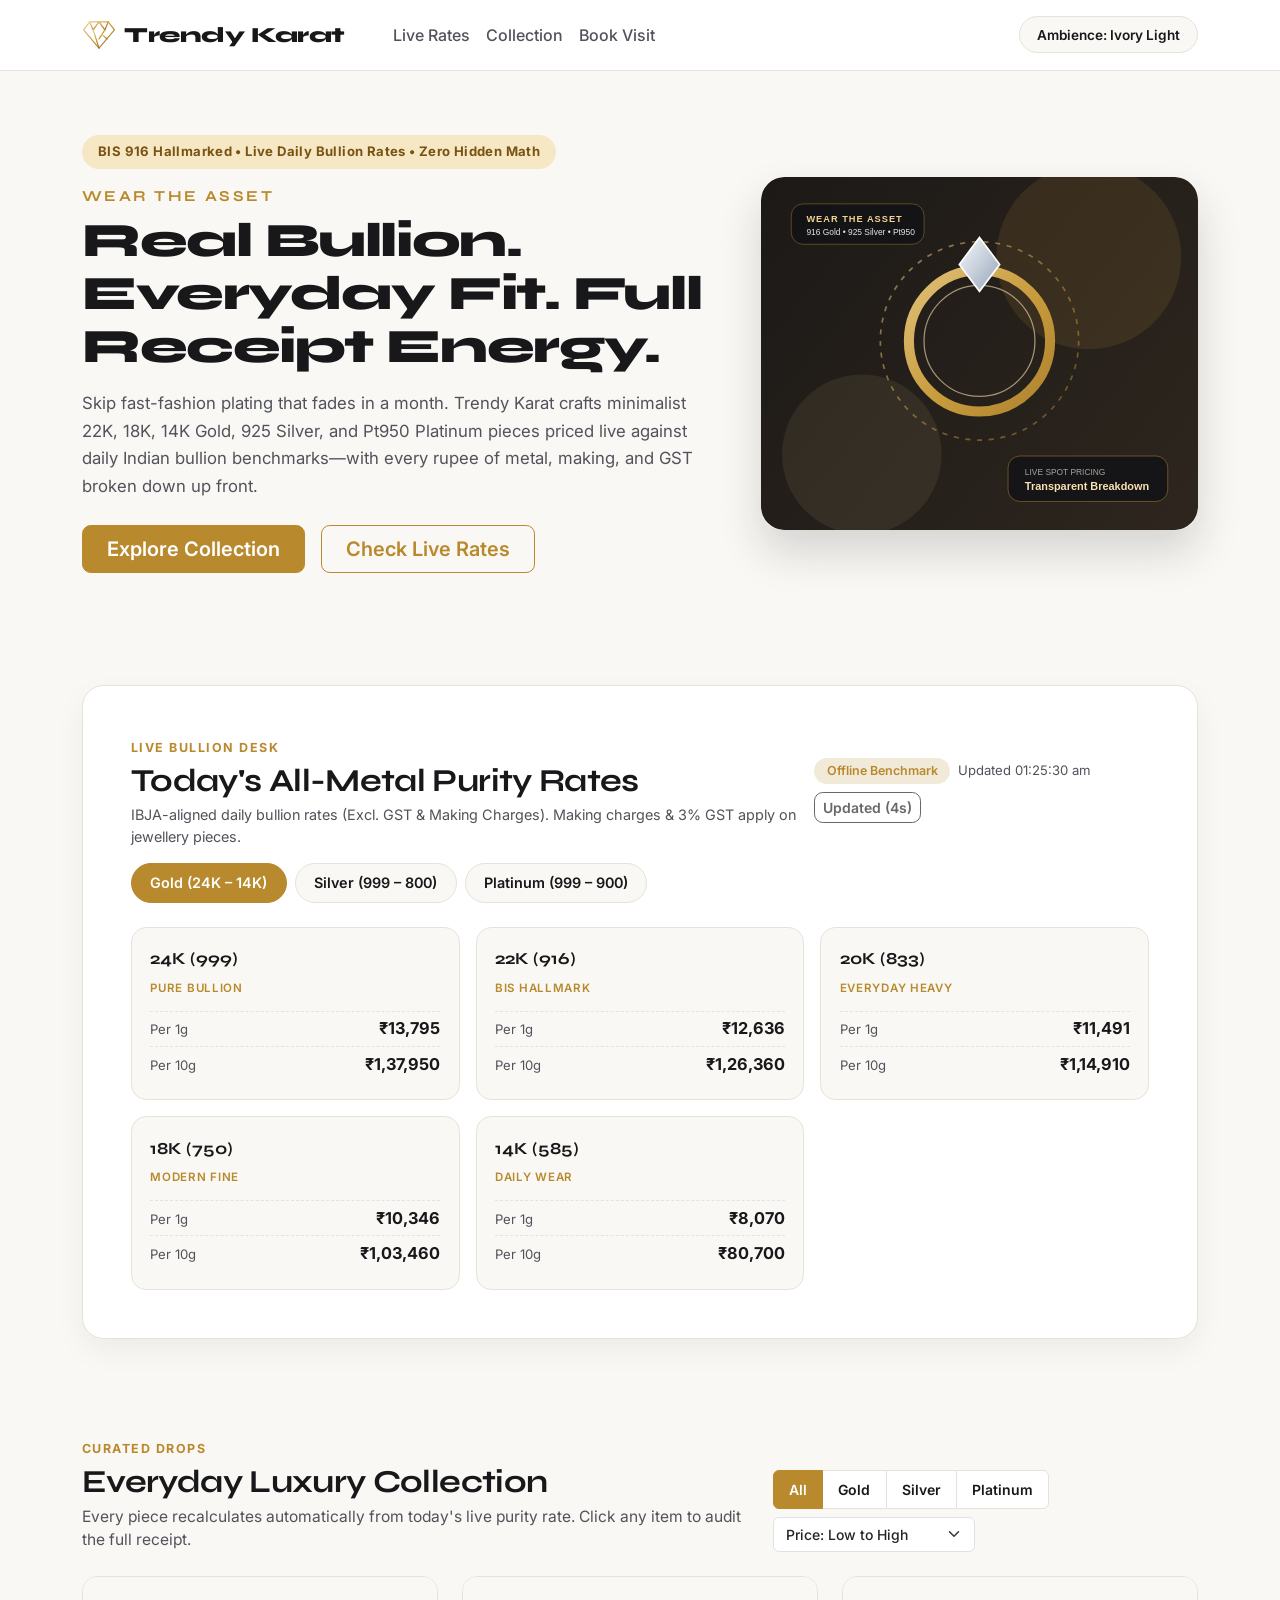
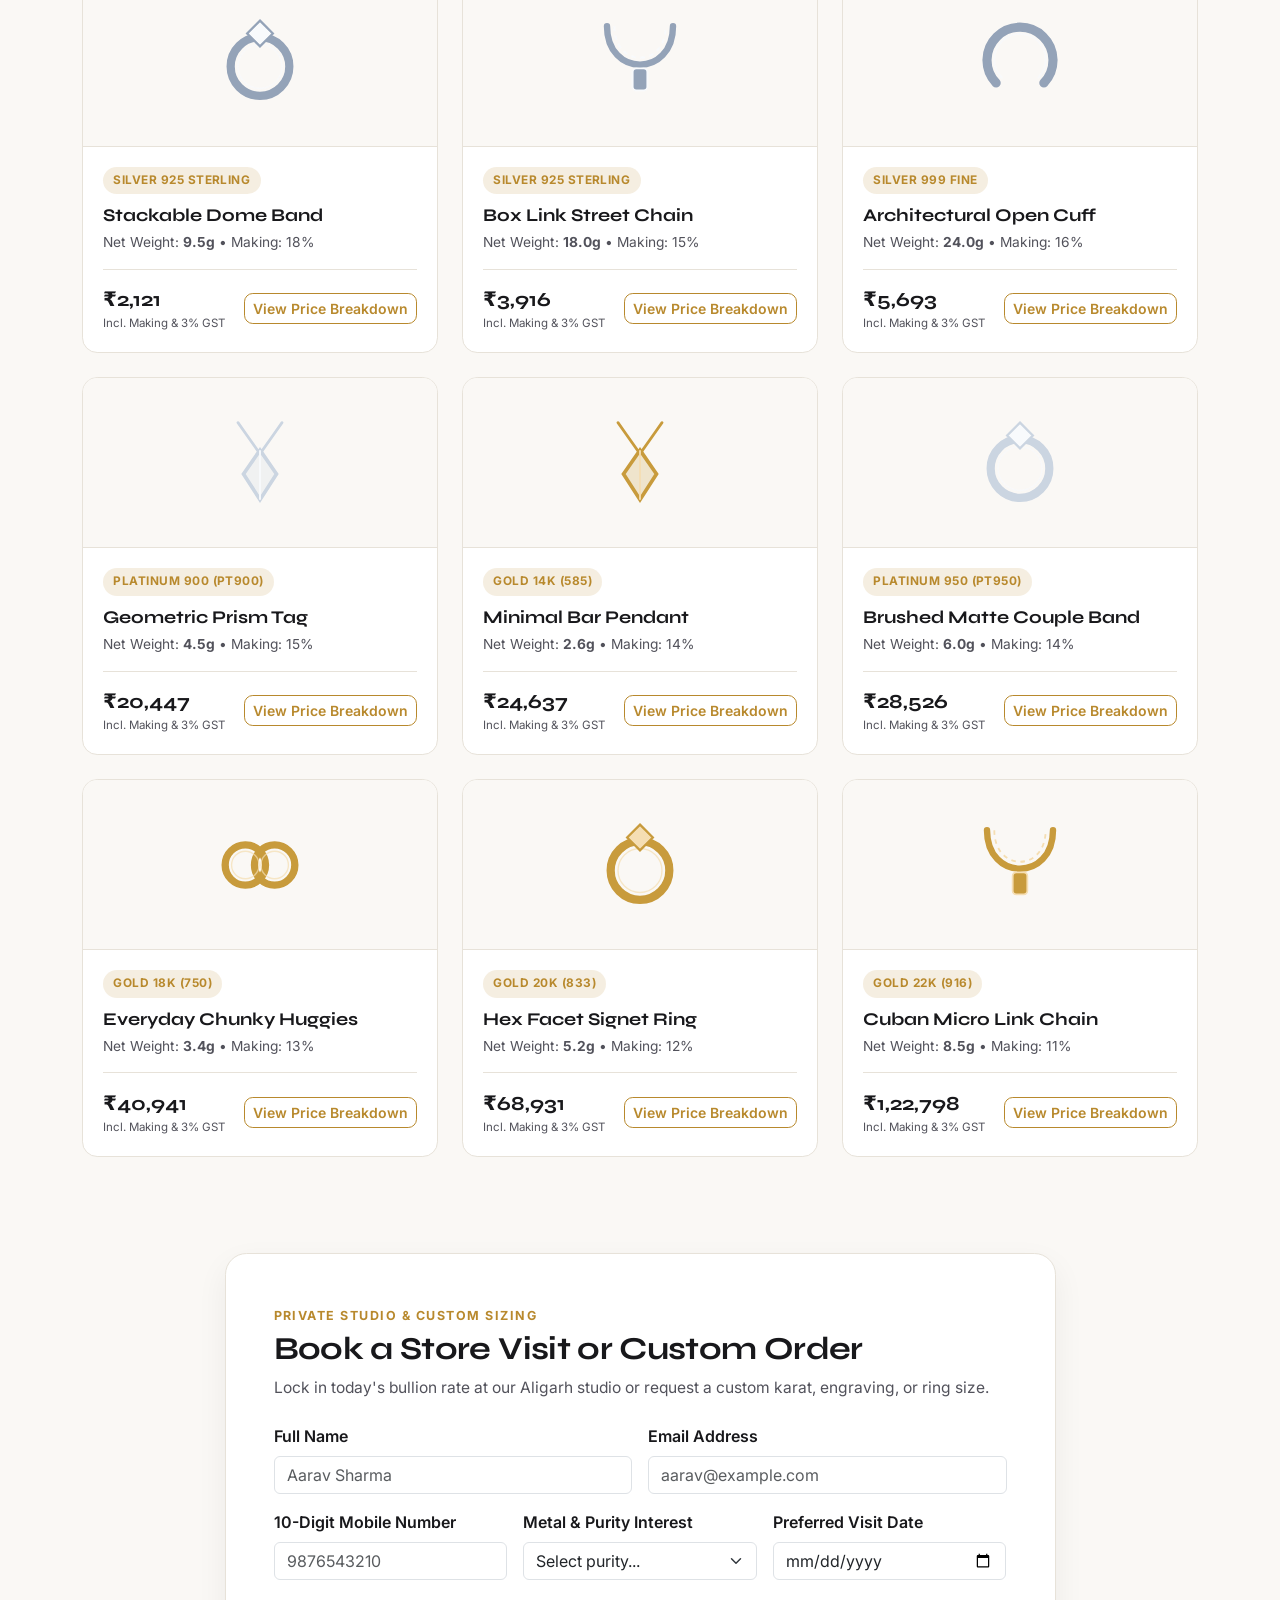
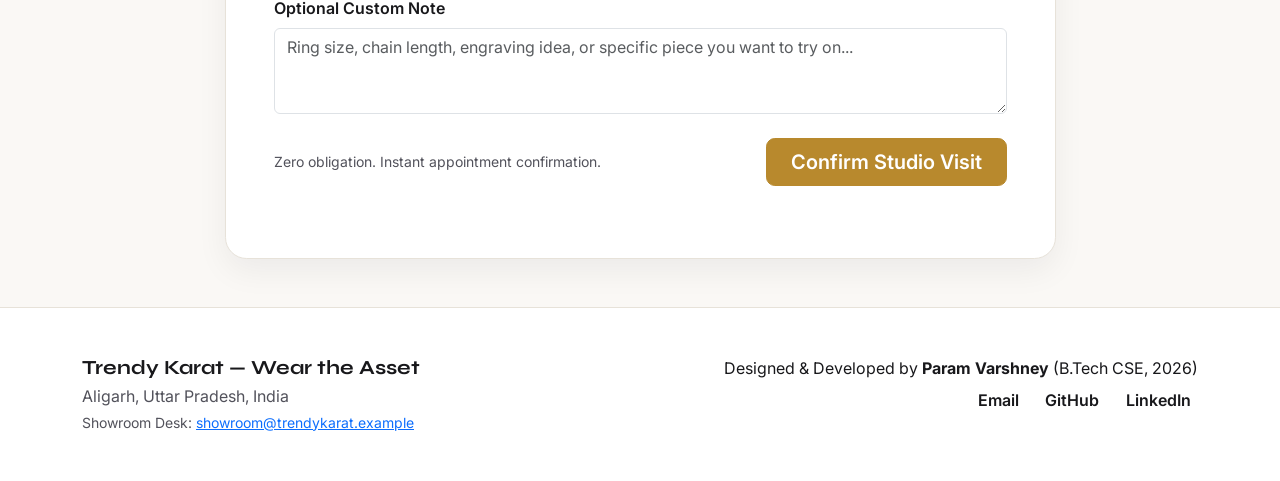
<file: Complete Website/index.html>
<!DOCTYPE html>
<html lang="en" data-bs-theme="light">

<head>
  <meta charset="UTF-8">
  <meta name="viewport" content="width=device-width, initial-scale=1.0">
  <meta name="author" content="Param Varshney">
  <meta name="description"
    content="Trendy Karat — Wear the Asset. Gen Z everyday luxury jewellery priced transparently with live daily Gold, Silver, and Platinum bullion rates.">
  <title>Trendy Karat — Wear the Asset | Live Gold, Silver &amp; Platinum Rates</title>

  <!-- Matching SVG Data-URI Favicon -->
  <link rel="icon" type="image/svg+xml"
    href="data:image/svg+xml,%3Csvg xmlns='http://www.w3.org/2000/svg' viewBox='0 0 220 190'%3E%3Cdefs%3E%3ClinearGradient id='g' x1='0%25' y1='0%25' x2='100%25' y2='100%25'%3E%3Cstop offset='0%25' stop-color='%23f0d394'/%3E%3Cstop offset='50%25' stop-color='%23c89b3c'/%3E%3Cstop offset='100%25' stop-color='%23996f22'/%3E%3C/linearGradient%3E%3C/defs%3E%3Cg transform='translate(10,10)' fill='none' stroke='url(%23g)' stroke-width='9' stroke-linecap='round' stroke-linejoin='round'%3E%3Cpolygon points='40,0 160,0 200,52 100,170 0,52'/%3E%3Cline x1='0' y1='52' x2='200' y2='52'/%3E%3Cpolyline points='40,0 62,52 100,0 138,52 160,0'/%3E%3Cline x1='100' y1='52' x2='100' y2='170'/%3E%3Cline x1='62' y1='52' x2='100' y2='170'/%3E%3Cline x1='138' y1='52' x2='100' y2='110'/%3E%3Cline x1='118' y1='82' x2='152' y2='110'/%3E%3C/g%3E%3C/svg%3E">

  <!-- Google Fonts: Syne (Headings) + Inter (Body) -->
  <link rel="preconnect" href="https://fonts.googleapis.com">
  <link rel="preconnect" href="https://fonts.gstatic.com" crossorigin>
  <link
    href="https://fonts.googleapis.com/css2?family=Inter:wght@400;500;600;700&family=Syne:wght@600;700;800&display=swap"
    rel="stylesheet">

  <!-- Bootstrap 5.3.3 CSS -->
  <link href="https://cdn.jsdelivr.net/npm/bootstrap@5.3.3/dist/css/bootstrap.min.css" rel="stylesheet"
    integrity="sha384-QWTKZyjpPEjISv5WaRU9OFeRpok6YctnYmDr5pNlyT2bRjXh0JMhjY6hW+ALEwIH" crossorigin="anonymous">

  <!-- Compiled Custom Stylesheet -->
  <link rel="stylesheet" href="css/styles.css">

  <!-- Bootstrap 5.3.3 JS Bundle -->
  <script src="https://cdn.jsdelivr.net/npm/bootstrap@5.3.3/dist/js/bootstrap.bundle.min.js"
    integrity="sha384-YvpcrYf0tY3lHB60NNkmXc5s9fDVZLESaAA55NDzOxhy9GkcIdslK1eN7N6jIeHz" crossorigin="anonymous"
    defer></script>

  <!-- Application Script -->
  <script src="js/script.js" defer></script>
</head>

<body data-theme="ivory">

  <!-- Sticky Navigation Bar -->
  <nav class="navbar navbar-expand-lg sticky-top">
    <div class="container">
      <a class="navbar-brand d-flex align-items-center gap-2" href="#top" aria-label="Trendy Karat Home">
        <svg class="brand-emblem" xmlns="http://www.w3.org/2000/svg" viewBox="0 0 220 190" width="34" height="30"
          role="img" aria-label="Trendy Karat Diamond Emblem">
          <defs>
            <linearGradient id="tkNavGold" x1="0%" y1="0%" x2="100%" y2="100%">
              <stop offset="0%" stop-color="#f0d394" />
              <stop offset="50%" stop-color="#c89b3c" />
              <stop offset="100%" stop-color="#996f22" />
            </linearGradient>
          </defs>
          <g transform="translate(10, 10)" fill="none" stroke="url(#tkNavGold)" stroke-width="8" stroke-linecap="round"
            stroke-linejoin="round">
            <polygon points="40,0 160,0 200,52 100,170 0,52" />
            <line x1="0" y1="52" x2="200" y2="52" />
            <polyline points="40,0 62,52 100,0 138,52 160,0" />
            <line x1="100" y1="52" x2="100" y2="170" />
            <line x1="62" y1="52" x2="100" y2="170" />
            <line x1="138" y1="52" x2="100" y2="110" />
            <line x1="118" y1="82" x2="152" y2="110" />
          </g>
        </svg>
        <span class="brand-wordmark">Trendy Karat</span>
      </a>

      <button class="navbar-toggler" type="button" data-bs-toggle="collapse" data-bs-target="#trendyNavbar"
        aria-controls="trendyNavbar" aria-expanded="false" aria-label="Toggle navigation">
        <span class="navbar-toggler-icon"></span>
      </button>

      <div class="collapse navbar-collapse" id="trendyNavbar">
        <ul class="navbar-nav me-auto mb-2 mb-lg-0 ms-lg-4">
          <li class="nav-item">
            <a class="nav-link" href="#live-rates">Live Rates</a>
          </li>
          <li class="nav-item">
            <a class="nav-link" href="#collection">Collection</a>
          </li>
          <li class="nav-item">
            <a class="nav-link" href="#book-visit">Book Visit</a>
          </li>
        </ul>

        <div class="d-flex align-items-center">
          <button id="themeToggleBtn" type="button" class="btn btn-ambience" aria-live="polite">
            Ambience: Ivory Light
          </button>
        </div>
      </div>
    </div>
  </nav>

  <main id="top">
    <!-- Hero Section -->
    <section class="hero-section py-5">
      <div class="container py-lg-3">
        <div class="row align-items-center g-5">
          <div class="col-lg-7">
            <!-- Required Inline CSS Touchpoint -->
            <span class="d-inline-block mb-3"
              style="color: #785312; font-size: 0.82rem; background-color: #f6e7c5; padding: 0.45rem 1rem; border-radius: 999px; font-weight: 700; letter-spacing: 0.03em;">
              BIS 916 Hallmarked &bull; Live Daily Bullion Rates &bull; Zero Hidden Math
            </span>

            <p class="hero-motto mb-2">Wear the Asset</p>
            <h1 class="hero-title mb-3">
              Real Bullion. Everyday Fit. Full Receipt Energy.
            </h1>
            <p class="hero-subtitle mb-4">
              Skip fast-fashion plating that fades in a month. Trendy Karat crafts minimalist 22K, 18K, 14K Gold, 925
              Silver, and Pt950 Platinum pieces priced live against daily Indian bullion benchmarks—with every rupee of
              metal, making, and GST broken down up front.
            </p>

            <div class="d-flex flex-wrap gap-3">
              <a href="#collection" class="btn btn-gold btn-lg px-4">Explore Collection</a>
              <a href="#live-rates" class="btn btn-outline-gold btn-lg px-4">Check Live Rates</a>
            </div>
          </div>

          <div class="col-lg-5 text-center">
            <img class="hero-visual img-fluid"
              src="data:image/svg+xml,%3Csvg xmlns='http://www.w3.org/2000/svg' viewBox='0 0 520 420' fill='none'%3E%3Cdefs%3E%3ClinearGradient id='bg' x1='0' y1='0' x2='520' y2='420' gradientUnits='userSpaceOnUse'%3E%3Cstop offset='0%25' stop-color='%231c1917'/%3E%3Cstop offset='100%25' stop-color='%232e261e'/%3E%3C/linearGradient%3E%3ClinearGradient id='gold' x1='80' y1='40' x2='440' y2='380' gradientUnits='userSpaceOnUse'%3E%3Cstop offset='0%25' stop-color='%23f7e2b2'/%3E%3Cstop offset='50%25' stop-color='%23c89b3c'/%3E%3Cstop offset='100%25' stop-color='%238c621d'/%3E%3C/linearGradient%3E%3ClinearGradient id='plat' x1='0' y1='0' x2='1' y2='1'%3E%3Cstop offset='0%25' stop-color='%23f8fafc'/%3E%3Cstop offset='100%25' stop-color='%2394a3b8'/%3E%3C/linearGradient%3E%3C/defs%3E%3Crect width='520' height='420' rx='28' fill='url(%23bg)'/%3E%3Ccircle cx='390' cy='95' r='110' fill='%23c89b3c' fill-opacity='0.12'/%3E%3Ccircle cx='120' cy='330' r='95' fill='%23f0d394' fill-opacity='0.08'/%3E%3Ccircle cx='260' cy='195' r='118' stroke='url(%23gold)' stroke-width='2' stroke-dasharray='6 8' opacity='0.55'/%3E%3Cellipse cx='260' cy='195' rx='84' ry='84' stroke='url(%23gold)' stroke-width='12'/%3E%3Cellipse cx='260' cy='195' rx='66' ry='66' stroke='%23f7e2b2' stroke-width='1.5' opacity='0.6'/%3E%3Cpolygon points='260,72 284,104 260,136 236,104' fill='url(%23plat)' stroke='%23ffffff' stroke-width='2'/%3E%3Crect x='36' y='32' width='158' height='48' rx='14' fill='%23121215' fill-opacity='0.82' stroke='%23c89b3c' stroke-opacity='0.45'/%3E%3Ctext x='54' y='53' fill='%23f0d394' font-family='sans-serif' font-size='11' font-weight='700' letter-spacing='1.2'%3EWEAR THE ASSET%3C/text%3E%3Ctext x='54' y='69' fill='%23e7e5e4' font-family='sans-serif' font-size='10'%3E916 Gold %E2%80%A2 925 Silver %E2%80%A2 Pt950%3C/text%3E%3Crect x='294' y='332' width='190' height='54' rx='14' fill='%23121215' fill-opacity='0.86' stroke='%23c89b3c' stroke-opacity='0.5'/%3E%3Ctext x='314' y='354' fill='%23a8a29e' font-family='sans-serif' font-size='10'%3ELIVE SPOT PRICING%3C/text%3E%3Ctext x='314' y='373' fill='%23f7e2b2' font-family='sans-serif' font-size='13' font-weight='700'%3ETransparent Breakdown%3C/text%3E%3C/svg%3E"
              alt="Trendy Karat luxury gold ring and faceted diamond showcase graphic reading Wear the Asset">
          </div>
        </div>
      </div>
    </section>

    <!-- Live All-Metal Purity Rate Board -->
    <section id="live-rates" class="rates-section py-5">
      <div class="container">
        <div class="rates-shell p-4 p-lg-5">
          <div class="d-flex flex-column flex-lg-row align-items-lg-center justify-content-between gap-3 mb-3">
            <div>
              <span class="section-eyebrow">Live Bullion Desk</span>
              <h2 class="section-title mt-1 mb-1">Today's All-Metal Purity Rates</h2>
              <p class="rates-note mb-0">
                IBJA-aligned daily bullion rates (Excl. GST &amp; Making Charges). Making charges &amp; 3% GST apply on
                jewellery pieces.
              </p>
            </div>

            <div class="d-flex flex-wrap align-items-center gap-2 rates-controls">
              <span id="rateStatusBadge" class="badge status-badge">Connecting...</span>
              <span id="rateTimestamp" class="rate-timestamp">Updating...</span>
              <button id="refreshRatesBtn" type="button" class="btn btn-sm btn-outline-gold">
                Refresh Rates
              </button>
            </div>
          </div>

          <!-- Metal Switcher Tabs -->
          <ul class="nav nav-pills metal-tabs gap-2 mb-4" id="metalRateTabs" role="tablist">
            <li class="nav-item" role="presentation">
              <button class="nav-link active" id="gold-tab" data-bs-toggle="pill" data-bs-target="#gold-pane"
                type="button" role="tab" aria-controls="gold-pane" aria-selected="true">
                Gold (24K – 14K)
              </button>
            </li>
            <li class="nav-item" role="presentation">
              <button class="nav-link" id="silver-tab" data-bs-toggle="pill" data-bs-target="#silver-pane" type="button"
                role="tab" aria-controls="silver-pane" aria-selected="false">
                Silver (999 – 800)
              </button>
            </li>
            <li class="nav-item" role="presentation">
              <button class="nav-link" id="platinum-tab" data-bs-toggle="pill" data-bs-target="#platinum-pane"
                type="button" role="tab" aria-controls="platinum-pane" aria-selected="false">
                Platinum (999 – 900)
              </button>
            </li>
          </ul>

          <div class="tab-content" id="metalRateTabContent">
            <div class="tab-pane fade show active" id="gold-pane" role="tabpanel" aria-labelledby="gold-tab"
              tabindex="0">
              <div id="goldRatesGrid" class="row g-3"></div>
            </div>
            <div class="tab-pane fade" id="silver-pane" role="tabpanel" aria-labelledby="silver-tab" tabindex="0">
              <div id="silverRatesGrid" class="row g-3"></div>
            </div>
            <div class="tab-pane fade" id="platinum-pane" role="tabpanel" aria-labelledby="platinum-tab" tabindex="0">
              <div id="platinumRatesGrid" class="row g-3"></div>
            </div>
          </div>
        </div>
      </div>
    </section>

    <!-- Dynamic Jewellery Collection -->
    <section id="collection" class="collection-section py-5">
      <div class="container">
        <div class="d-flex flex-column flex-lg-row align-items-lg-end justify-content-between gap-3 mb-4">
          <div>
            <span class="section-eyebrow">Curated Drops</span>
            <h2 class="section-title mt-1 mb-1">Everyday Luxury Collection</h2>
            <p class="section-subtitle mb-0">
              Every piece recalculates automatically from today's live purity rate. Click any item to audit the full
              receipt.
            </p>
          </div>

          <div class="catalog-controls d-flex flex-wrap align-items-center gap-2">
            <div class="btn-group filter-group" role="group" aria-label="Filter collection by metal">
              <button type="button" class="btn btn-filter active" data-metal-filter="all">All</button>
              <button type="button" class="btn btn-filter" data-metal-filter="gold">Gold</button>
              <button type="button" class="btn btn-filter" data-metal-filter="silver">Silver</button>
              <button type="button" class="btn btn-filter" data-metal-filter="platinum">Platinum</button>
            </div>

            <select id="catalogSort" class="form-select sort-select" aria-label="Sort jewellery collection">
              <option value="price-asc" selected>Price: Low to High</option>
              <option value="price-desc">Price: High to Low</option>
              <option value="weight-asc">Weight: Light to Heavy</option>
            </select>
          </div>
        </div>

        <div id="catalogGrid" class="row g-4"></div>
      </div>
    </section>

    <!-- Book Store Visit / Custom Order Form -->
    <section id="book-visit" class="booking-section py-5">
      <div class="container">
        <div class="row justify-content-center">
          <div class="col-lg-9">
            <div class="booking-card p-4 p-md-5">
              <div class="mb-4">
                <span class="section-eyebrow">Private Studio &amp; Custom Sizing</span>
                <h2 class="section-title mt-1 mb-2">Book a Store Visit or Custom Order</h2>
                <p class="section-subtitle mb-0">
                  Lock in today's bullion rate at our Aligarh studio or request a custom karat, engraving, or ring size.
                </p>
              </div>

              <form id="bookingForm" novalidate>
                <div class="row g-3">
                  <div class="col-md-6">
                    <label for="customerName" class="form-label fw-semibold">Full Name</label>
                    <input type="text" id="customerName" name="customerName" class="form-control"
                      placeholder="Aarav Sharma" autocomplete="name" required>
                    <div id="nameError" class="invalid-feedback"></div>
                  </div>

                  <div class="col-md-6">
                    <label for="customerEmail" class="form-label fw-semibold">Email Address</label>
                    <input type="email" id="customerEmail" name="customerEmail" class="form-control"
                      placeholder="aarav@example.com" autocomplete="email" required>
                    <div id="emailError" class="invalid-feedback"></div>
                  </div>

                  <div class="col-md-4">
                    <label for="customerPhone" class="form-label fw-semibold">10-Digit Mobile Number</label>
                    <input type="tel" id="customerPhone" name="customerPhone" class="form-control"
                      placeholder="9876543210" maxlength="10" inputmode="numeric" required>
                    <div id="phoneError" class="invalid-feedback"></div>
                  </div>

                  <div class="col-md-4">
                    <label for="metalPreference" class="form-label fw-semibold">Metal &amp; Purity Interest</label>
                    <select id="metalPreference" name="metalPreference" class="form-select" required>
                      <option value="">Select purity...</option>
                      <option value="Gold 22K">Gold 22K</option>
                      <option value="Gold 18K">Gold 18K</option>
                      <option value="Gold 14K">Gold 14K</option>
                      <option value="Silver 925">Silver 925</option>
                      <option value="Silver 999">Silver 999</option>
                      <option value="Platinum 950">Platinum 950</option>
                    </select>
                    <div id="metalError" class="invalid-feedback"></div>
                  </div>

                  <div class="col-md-4">
                    <label for="visitDate" class="form-label fw-semibold">Preferred Visit Date</label>
                    <input type="date" id="visitDate" name="visitDate" class="form-control" required>
                    <div id="dateError" class="invalid-feedback"></div>
                  </div>

                  <div class="col-12">
                    <label for="customNote" class="form-label fw-semibold">Optional Custom Note</label>
                    <textarea id="customNote" name="customNote" class="form-control" rows="3"
                      placeholder="Ring size, chain length, engraving idea, or specific piece you want to try on..."></textarea>
                  </div>
                </div>

                <div class="mt-4 d-flex flex-column flex-sm-row align-items-sm-center justify-content-between gap-3">
                  <small class="form-hint">Zero obligation. Instant appointment confirmation.</small>
                  <button type="submit" class="btn btn-gold btn-lg px-4">
                    Confirm Studio Visit
                  </button>
                </div>

                <div id="formSuccessBanner" class="mt-4" aria-live="polite"></div>
              </form>
            </div>
          </div>
        </div>
      </div>
    </section>
  </main>

  <!-- Price Breakdown Modal -->
  <div class="modal fade" id="priceBreakdownModal" tabindex="-1" aria-labelledby="modalItemName" aria-hidden="true">
    <div class="modal-dialog modal-dialog-centered">
      <div class="modal-content">
        <div class="modal-header">
          <div>
            <span id="modalItemMeta" class="badge badge-metal-meta mb-1">Metal &bull; Purity</span>
            <h3 class="modal-title h5 mb-0" id="modalItemName">Jewellery Piece</h3>
          </div>
          <button type="button" class="btn-close" data-bs-dismiss="modal" aria-label="Close"></button>
        </div>

        <div class="modal-body">
          <div class="breakdown-list">
            <div class="breakdown-row">
              <span>Net Weight</span>
              <strong id="modalItemWeight">—</strong>
            </div>
            <div class="breakdown-row">
              <span>Live Purity Rate (Per 1g)</span>
              <strong id="modalRatePerGram">—</strong>
            </div>
            <div class="breakdown-row">
              <span>Base Metal Value</span>
              <strong id="modalMetalValue">—</strong>
            </div>
            <div class="breakdown-row">
              <span id="modalMakingLabel">Making Charges</span>
              <strong id="modalMakingCharges">—</strong>
            </div>
            <div class="breakdown-row">
              <span>GST (3%)</span>
              <strong id="modalGstAmount">—</strong>
            </div>
            <div class="breakdown-row breakdown-total">
              <span>Final Estimated Price</span>
              <strong id="modalFinalPrice">—</strong>
            </div>
          </div>
        </div>

        <div class="modal-footer justify-content-between flex-wrap gap-2">
          <button type="button" id="modalCopyQuoteBtn" class="btn btn-outline-gold">
            Copy Quote
          </button>
          <button type="button" class="btn btn-gold" data-bs-dismiss="modal">
            Done
          </button>
        </div>
      </div>
    </div>
  </div>

  <!-- Footer -->
  <footer class="site-footer py-5">
    <div class="container">
      <div class="row g-4 align-items-start justify-content-between">
        <div class="col-md-6">
          <h3 class="h5 fw-bold mb-1">Trendy Karat &mdash; Wear the Asset</h3>
          <p class="footer-muted mb-1">Aligarh, Uttar Pradesh, India</p>
          <p class="footer-muted mb-0 small">
            Showroom Desk:
            <a href="mailto:showroom@trendykarat.example">showroom@trendykarat.example</a>
          </p>
        </div>

        <div class="col-md-6 text-md-end">
          <p class="mb-2">
            Designed &amp; Developed by <strong>Param Varshney</strong> (B.Tech CSE, 2026)
          </p>
          <ul class="list-inline mb-0 footer-links">
            <li class="list-inline-item">
              <a href="mailto:varshneyprm@gmail.com">Email</a>
            </li>
            <li class="list-inline-item">
              <a href="https://github.com/varshneyprm" target="_blank" rel="noopener noreferrer">GitHub</a>
            </li>
            <li class="list-inline-item">
              <a href="https://linkedin.com/in/varshneyprm" target="_blank" rel="noopener noreferrer">LinkedIn</a>
            </li>
          </ul>
        </div>
      </div>
    </div>
  </footer>

</body>

</html>
</file>
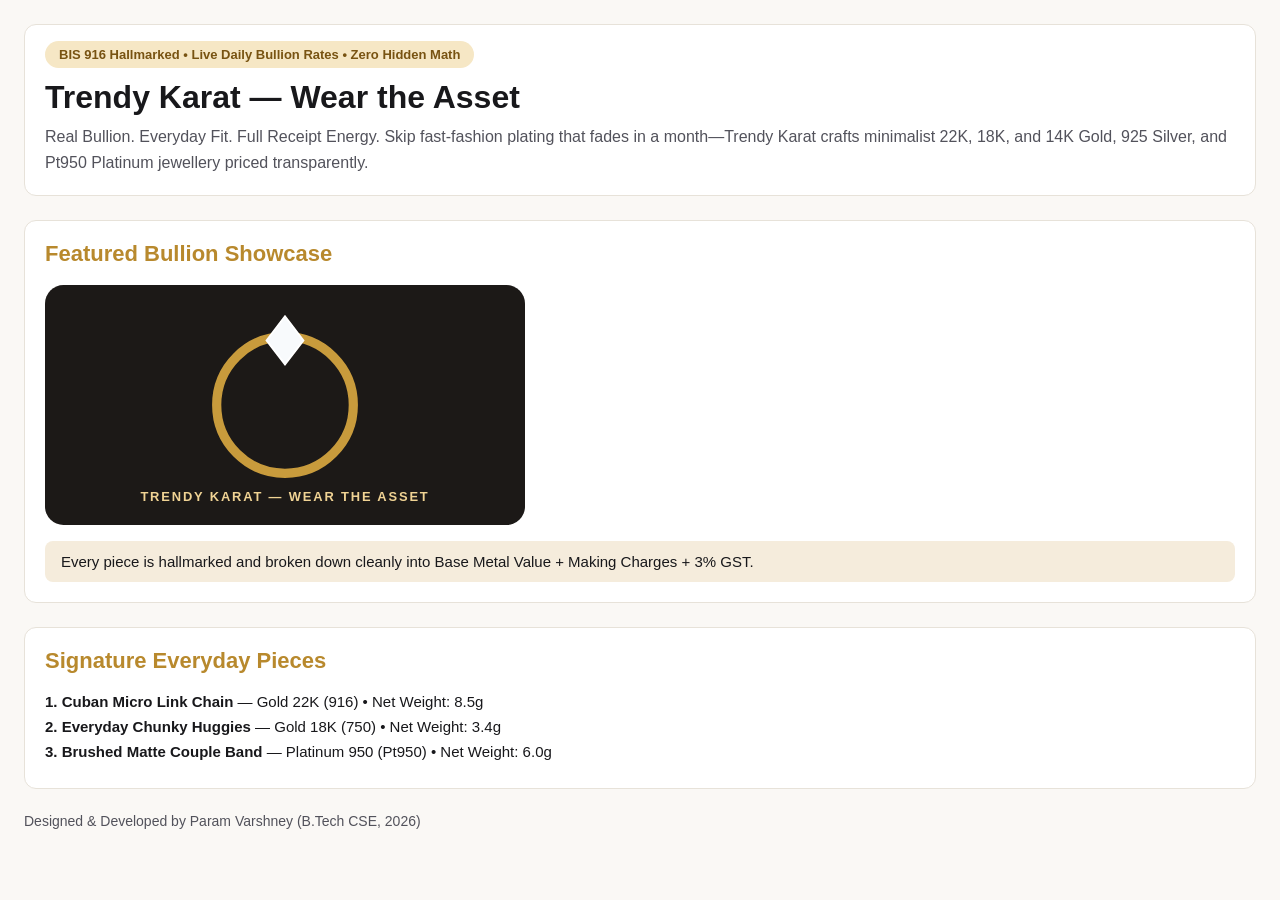
<file: Level-1/index.html>
<!DOCTYPE html>
<html lang="en">

<head>
  <meta charset="UTF-8">
  <meta name="viewport" content="width=device-width, initial-scale=1.0">
  <meta name="author" content="Param Varshney">
  <title>Trendy Karat — Wear the Asset | Level 1</title>
</head>

<body style="background-color: #faf8f5; color: #18181b; font-family: Arial, sans-serif; margin: 0; padding: 24px;">

  <header
    style="background-color: #ffffff; border: 1px solid #e7e2d9; padding: 20px; border-radius: 12px; margin-bottom: 24px;">
    <span
      style="color: #785312; font-size: 13px; background-color: #f6e7c5; padding: 6px 14px; border-radius: 999px; font-weight: bold;">
      BIS 916 Hallmarked &bull; Live Daily Bullion Rates &bull; Zero Hidden Math
    </span>
    <h1 style="color: #18181b; font-size: 32px; margin: 16px 0 8px 0;">
      Trendy Karat &mdash; Wear the Asset
    </h1>
    <p style="color: #52525b; font-size: 16px; line-height: 1.6; margin: 0;">
      Real Bullion. Everyday Fit. Full Receipt Energy. Skip fast-fashion plating that fades in a month—Trendy Karat
      crafts minimalist 22K, 18K, and 14K Gold, 925 Silver, and Pt950 Platinum jewellery priced transparently.
    </p>
  </header>

  <main>
    <section
      style="background-color: #ffffff; border: 1px solid #e7e2d9; padding: 20px; border-radius: 12px; margin-bottom: 24px;">
      <h2 style="color: #b8892d; font-size: 22px; margin-top: 0;">Featured Bullion Showcase</h2>
      <img
        src="data:image/svg+xml,%3Csvg xmlns='http://www.w3.org/2000/svg' viewBox='0 0 520 260' fill='none'%3E%3Crect width='520' height='260' rx='20' fill='%231c1917'/%3E%3Ccircle cx='260' cy='130' r='74' stroke='%23c89b3c' stroke-width='10'/%3E%3Cpolygon points='260,34 280,60 260,86 240,60' fill='%23f8fafc' stroke='%23ffffff' stroke-width='2'/%3E%3Ctext x='260' y='234' text-anchor='middle' fill='%23f0d394' font-family='sans-serif' font-size='14' font-weight='700' letter-spacing='2'%3ETRENDY KARAT — WEAR THE ASSET%3C/text%3E%3C/svg%3E"
        alt="Trendy Karat luxury gold ring and diamond showcase graphic"
        style="width: 100%; max-width: 480px; border-radius: 12px; display: block; margin-bottom: 16px;">
      <p
        style="color: #18181b; font-size: 15px; background-color: #f5ecdc; padding: 12px 16px; border-radius: 8px; margin: 0;">
        Every piece is hallmarked and broken down cleanly into Base Metal Value + Making Charges + 3% GST.
      </p>
    </section>

    <section style="background-color: #ffffff; border: 1px solid #e7e2d9; padding: 20px; border-radius: 12px;">
      <h2 style="color: #b8892d; font-size: 22px; margin-top: 0;">Signature Everyday Pieces</h2>
      <p style="color: #18181b; font-size: 15px; margin: 8px 0;">
        <strong>1. Cuban Micro Link Chain</strong> &mdash; Gold 22K (916) &bull; Net Weight: 8.5g
      </p>
      <p style="color: #18181b; font-size: 15px; margin: 8px 0;">
        <strong>2. Everyday Chunky Huggies</strong> &mdash; Gold 18K (750) &bull; Net Weight: 3.4g
      </p>
      <p style="color: #18181b; font-size: 15px; margin: 8px 0;">
        <strong>3. Brushed Matte Couple Band</strong> &mdash; Platinum 950 (Pt950) &bull; Net Weight: 6.0g
      </p>
    </section>
  </main>

  <footer style="margin-top: 24px; color: #52525b; font-size: 14px;">
    Designed &amp; Developed by Param Varshney (B.Tech CSE, 2026)
  </footer>

</body>

</html>
</file>
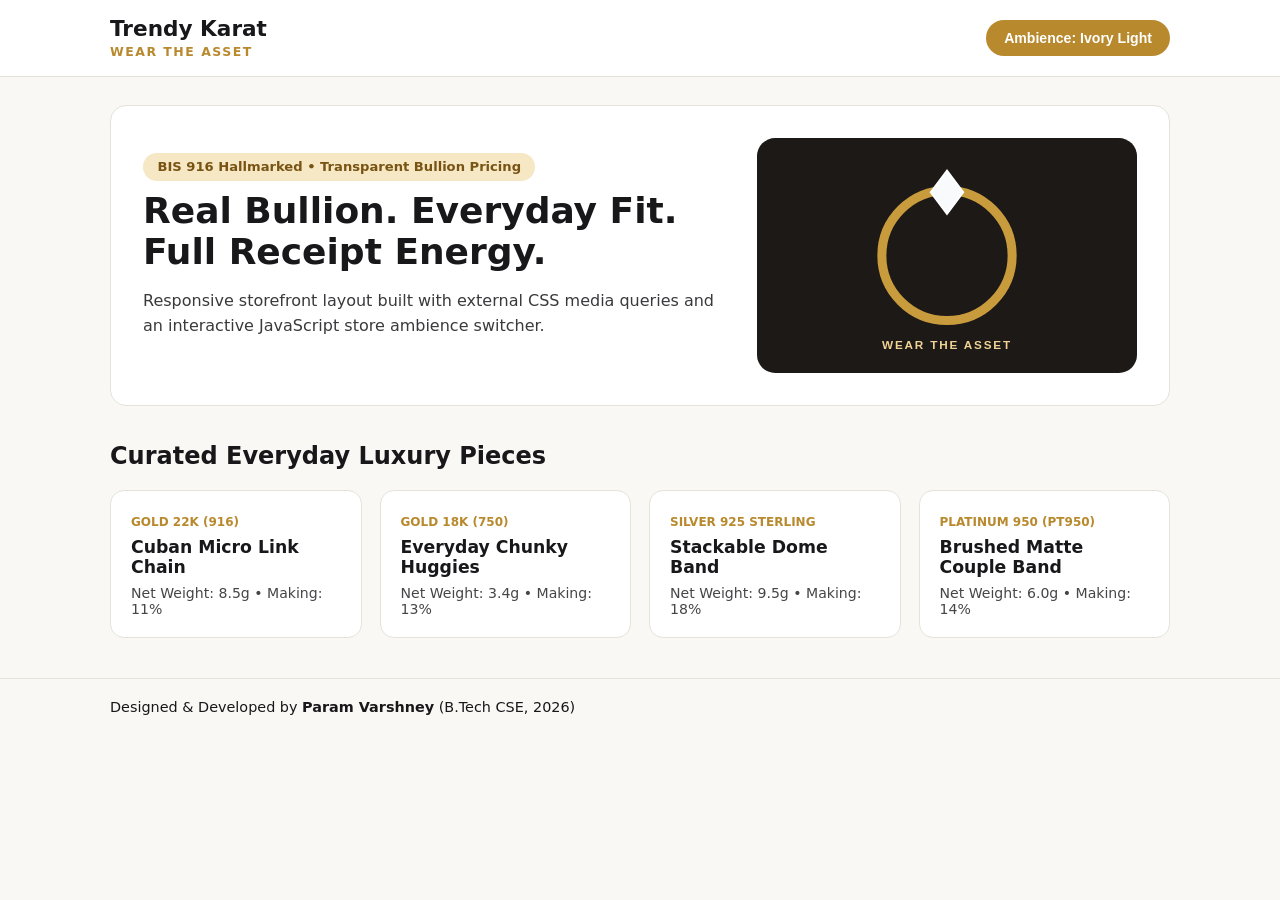
<file: Level-2/index.html>
<!DOCTYPE html>
<html lang="en">
<head>
  <meta charset="UTF-8">
  <meta name="viewport" content="width=device-width, initial-scale=1.0">
  <meta name="author" content="Param Varshney">
  <title>Trendy Karat — Wear the Asset | Level 2</title>
  <link rel="stylesheet" href="styles.css">
  <script src="script.js" defer></script>
</head>
<body data-theme="ivory">

  <header class="site-header">
    <div class="container header-inner">
      <div class="brand">
        <span class="brand-name">Trendy Karat</span>
        <span class="brand-motto">Wear the Asset</span>
      </div>
      <button id="themeToggleBtn" type="button" class="btn-ambience">
        Ambience: Ivory Light
      </button>
    </div>
  </header>

  <main class="container">
    <section class="hero-card">
      <div class="hero-text">
        <span
          class="inline-badge"
          style="color: #785312; font-size: 0.82rem; background-color: #f6e7c5; padding: 0.4rem 0.9rem; border-radius: 999px; font-weight: 700;"
        >
          BIS 916 Hallmarked &bull; Transparent Bullion Pricing
        </span>
        <h1>Real Bullion. Everyday Fit. Full Receipt Energy.</h1>
        <p>
          Responsive storefront layout built with external CSS media queries and an interactive JavaScript store ambience switcher.
        </p>
      </div>
      <img
        class="hero-img"
        src="data:image/svg+xml,%3Csvg xmlns='http://www.w3.org/2000/svg' viewBox='0 0 420 260' fill='none'%3E%3Crect width='420' height='260' rx='20' fill='%231c1917'/%3E%3Ccircle cx='210' cy='130' r='72' stroke='%23c89b3c' stroke-width='10'/%3E%3Cpolygon points='210,36 228,60 210,84 192,60' fill='%23f8fafc' stroke='%23ffffff' stroke-width='2'/%3E%3Ctext x='210' y='234' text-anchor='middle' fill='%23f0d394' font-family='sans-serif' font-size='13' font-weight='700' letter-spacing='2'%3EWEAR THE ASSET%3C/text%3E%3C/svg%3E"
        alt="Trendy Karat luxury ring illustration"
      >
    </section>

    <section class="collection-section">
      <h2>Curated Everyday Luxury Pieces</h2>
      <div class="product-grid">
        <article class="product-card">
          <span class="tag">Gold 22K (916)</span>
          <h3>Cuban Micro Link Chain</h3>
          <p>Net Weight: 8.5g &bull; Making: 11%</p>
        </article>
        <article class="product-card">
          <span class="tag">Gold 18K (750)</span>
          <h3>Everyday Chunky Huggies</h3>
          <p>Net Weight: 3.4g &bull; Making: 13%</p>
        </article>
        <article class="product-card">
          <span class="tag">Silver 925 Sterling</span>
          <h3>Stackable Dome Band</h3>
          <p>Net Weight: 9.5g &bull; Making: 18%</p>
        </article>
        <article class="product-card">
          <span class="tag">Platinum 950 (Pt950)</span>
          <h3>Brushed Matte Couple Band</h3>
          <p>Net Weight: 6.0g &bull; Making: 14%</p>
        </article>
      </div>
    </section>
  </main>

  <footer class="site-footer">
    <div class="container">
      Designed &amp; Developed by <strong>Param Varshney</strong> (B.Tech CSE, 2026)
    </div>
  </footer>

</body>
</html>
</file>
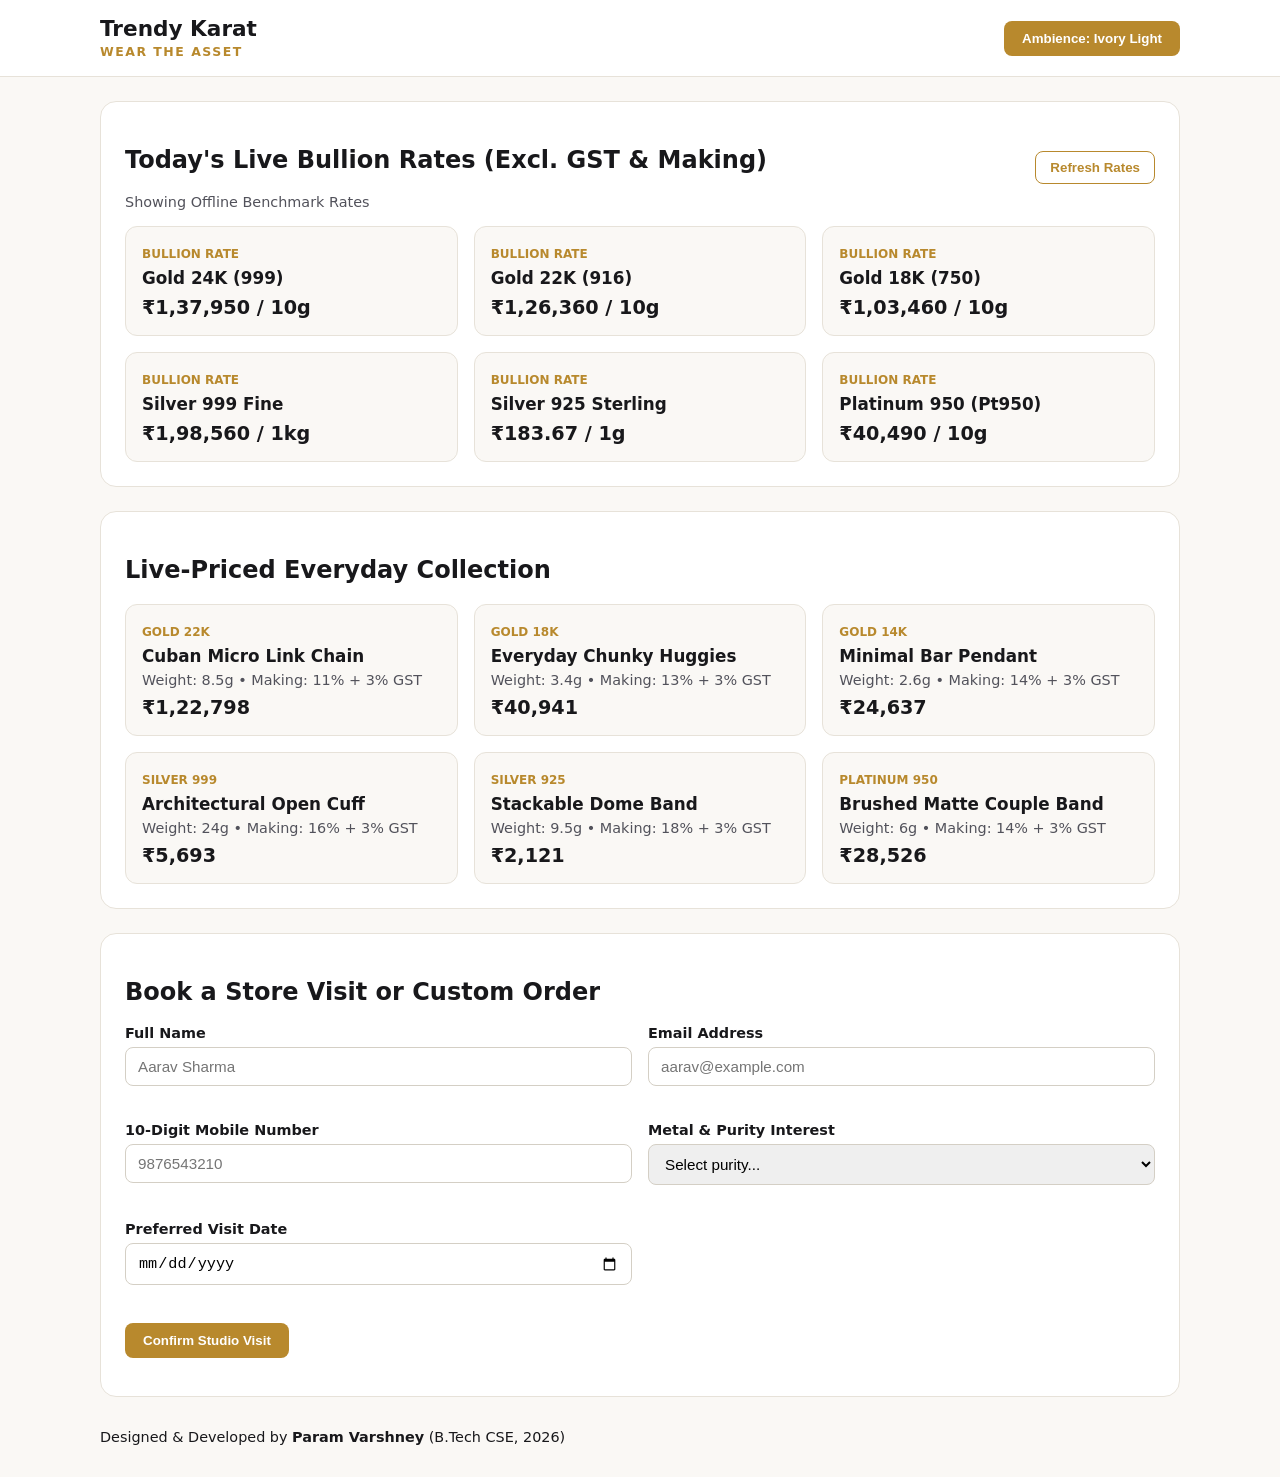
<file: Level-3/index.html>
<!DOCTYPE html>
<html lang="en">
<head>
  <meta charset="UTF-8">
  <meta name="viewport" content="width=device-width, initial-scale=1.0">
  <meta name="author" content="Param Varshney">
  <title>Trendy Karat — Wear the Asset | Level 3</title>
  <link rel="stylesheet" href="styles.css">
  <script src="script.js" defer></script>
</head>
<body data-theme="ivory">

  <header class="site-header">
    <div class="container header-inner">
      <div>
        <span class="brand-name">Trendy Karat</span>
        <span class="brand-motto">Wear the Asset</span>
      </div>
      <button id="themeToggleBtn" type="button" class="btn-ambience">
        Ambience: Ivory Light
      </button>
    </div>
  </header>

  <main class="container">
    <!-- Live API Bullion Rate Board -->
    <section class="panel">
      <div class="panel-header">
        <div>
          <h2>Today's Live Bullion Rates (Excl. GST &amp; Making)</h2>
          <p id="rateStatus" class="muted">Fetching live INR rates from gold-api.com...</p>
        </div>
        <button id="refreshRatesBtn" type="button" class="btn-outline">Refresh Rates</button>
      </div>
      <div id="ratesGrid" class="rates-grid"></div>
    </section>

    <!-- Dynamic Catalog Calculated from Live API -->
    <section class="panel">
      <h2>Live-Priced Everyday Collection</h2>
      <div id="catalogGrid" class="catalog-grid"></div>
    </section>

    <!-- Validated Store Visit Form -->
    <section class="panel">
      <h2>Book a Store Visit or Custom Order</h2>
      <form id="bookingForm" novalidate>
        <div class="form-grid">
          <div class="form-group">
            <label for="customerName">Full Name</label>
            <input type="text" id="customerName" placeholder="Aarav Sharma" required>
            <small id="nameError" class="error-msg"></small>
          </div>

          <div class="form-group">
            <label for="customerEmail">Email Address</label>
            <input type="email" id="customerEmail" placeholder="aarav@example.com" required>
            <small id="emailError" class="error-msg"></small>
          </div>

          <div class="form-group">
            <label for="customerPhone">10-Digit Mobile Number</label>
            <input type="tel" id="customerPhone" maxlength="10" placeholder="9876543210" required>
            <small id="phoneError" class="error-msg"></small>
          </div>

          <div class="form-group">
            <label for="metalPreference">Metal &amp; Purity Interest</label>
            <select id="metalPreference" required>
              <option value="">Select purity...</option>
              <option value="Gold 22K">Gold 22K</option>
              <option value="Gold 18K">Gold 18K</option>
              <option value="Silver 925">Silver 925</option>
              <option value="Platinum 950">Platinum 950</option>
            </select>
            <small id="metalError" class="error-msg"></small>
          </div>

          <div class="form-group">
            <label for="visitDate">Preferred Visit Date</label>
            <input type="date" id="visitDate" required>
            <small id="dateError" class="error-msg"></small>
          </div>
        </div>

        <button type="submit" class="btn-primary">Confirm Studio Visit</button>
        <div id="formSuccessBanner" class="success-banner" aria-live="polite"></div>
      </form>
    </section>
  </main>

  <footer class="site-footer">
    <div class="container">
      Designed &amp; Developed by <strong>Param Varshney</strong> (B.Tech CSE, 2026)
    </div>
  </footer>

</body>
</html>
</file>
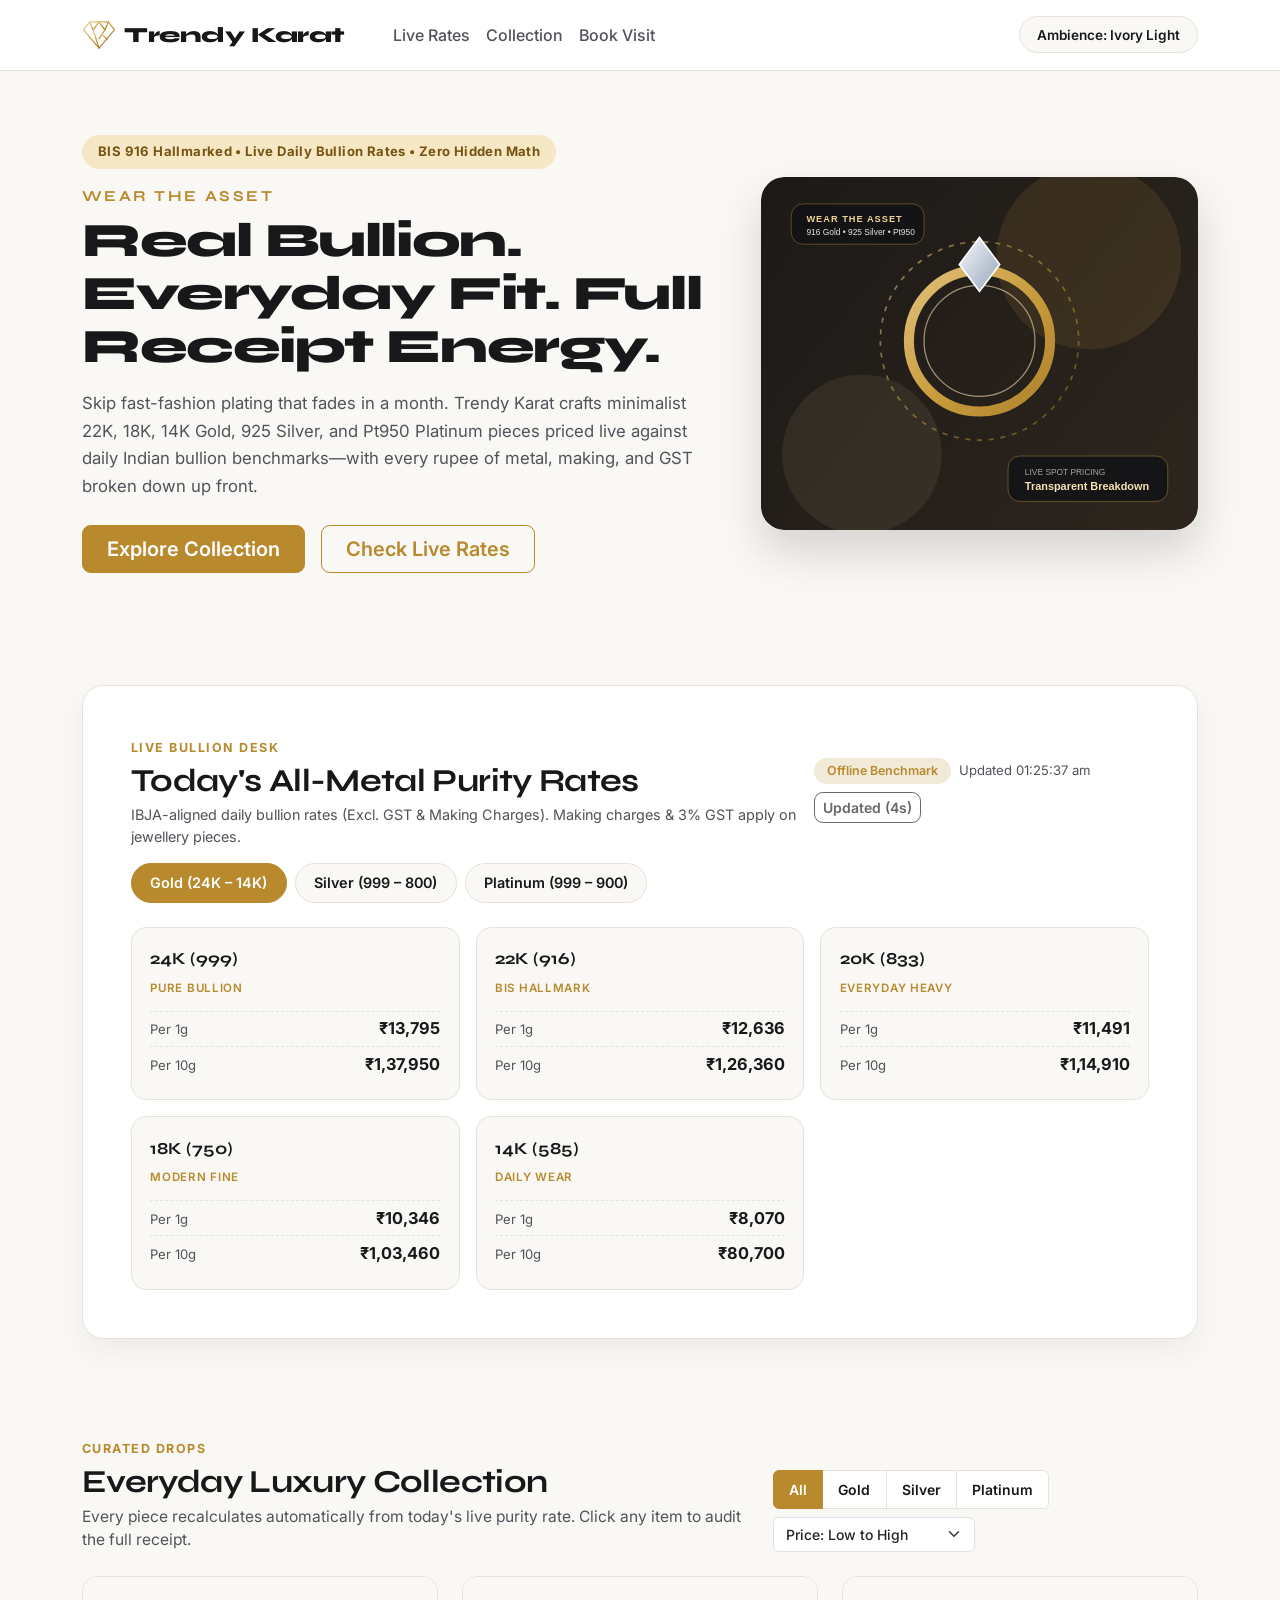
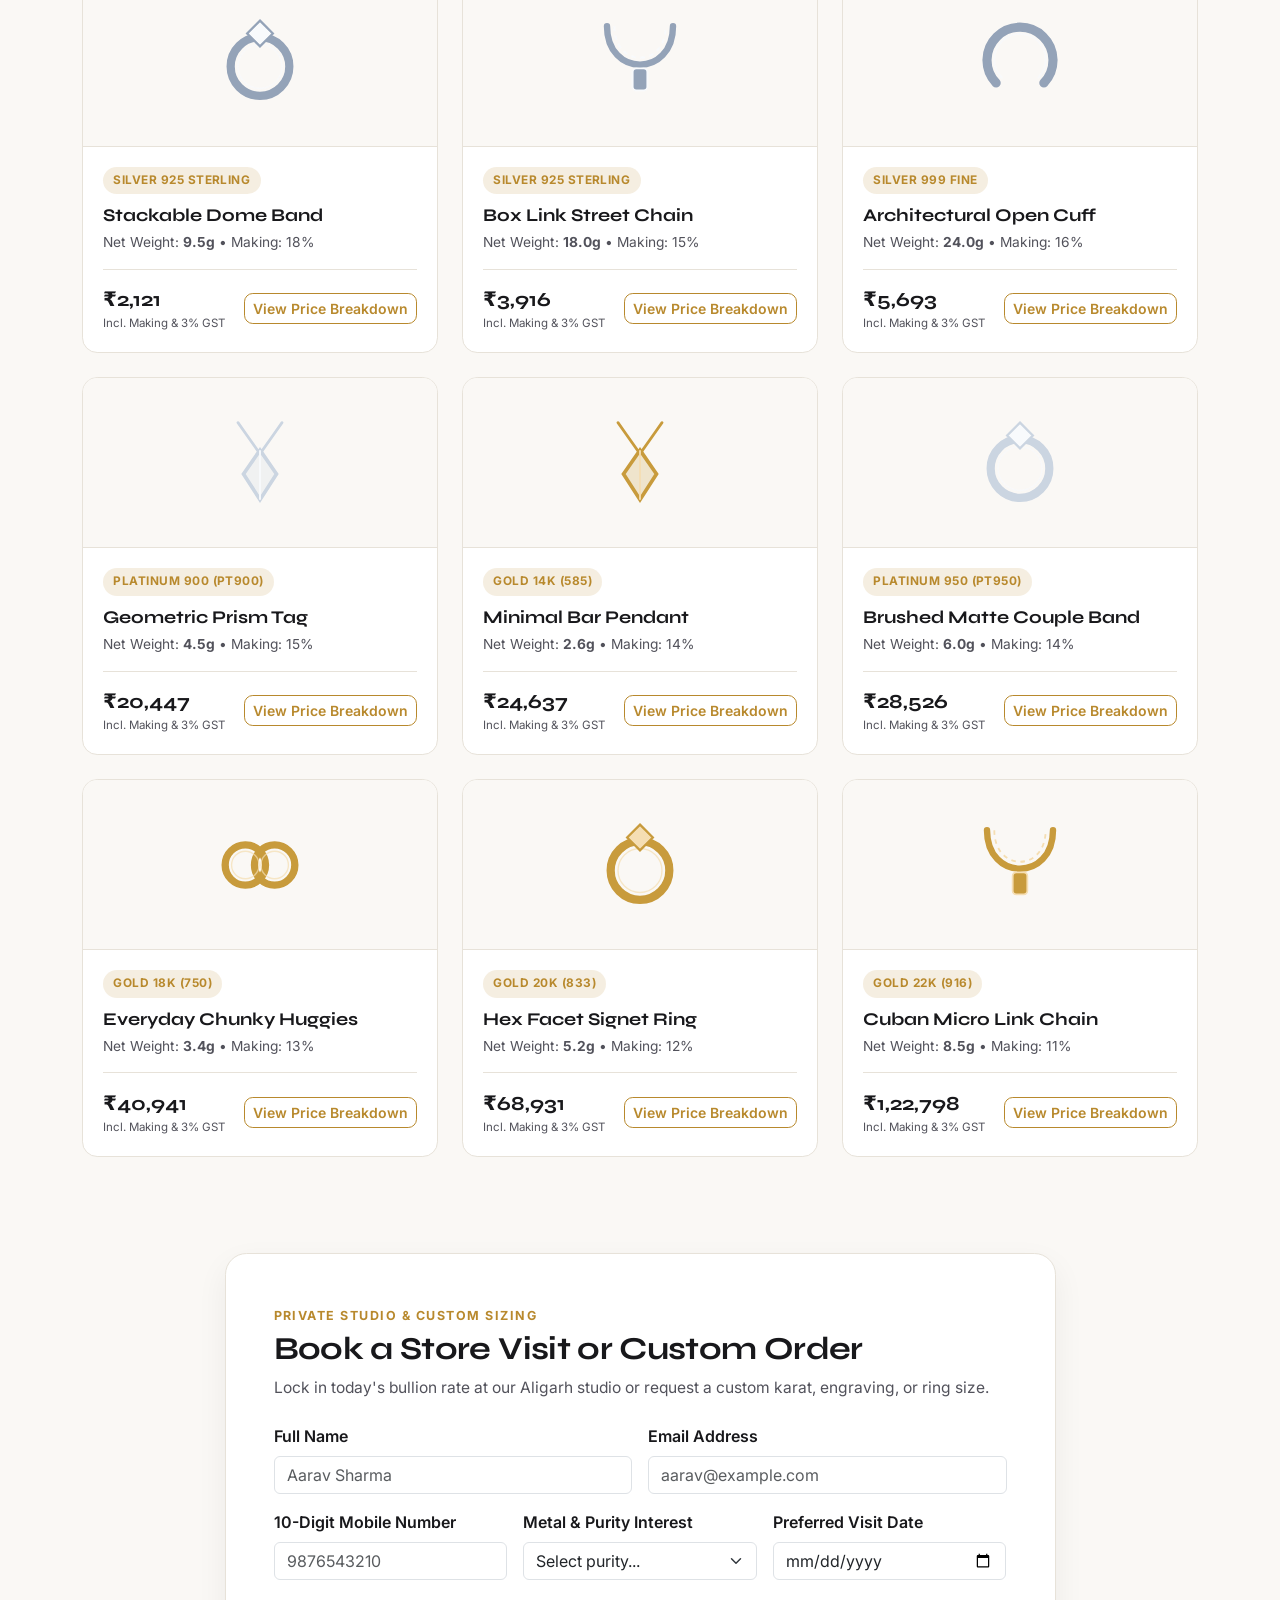
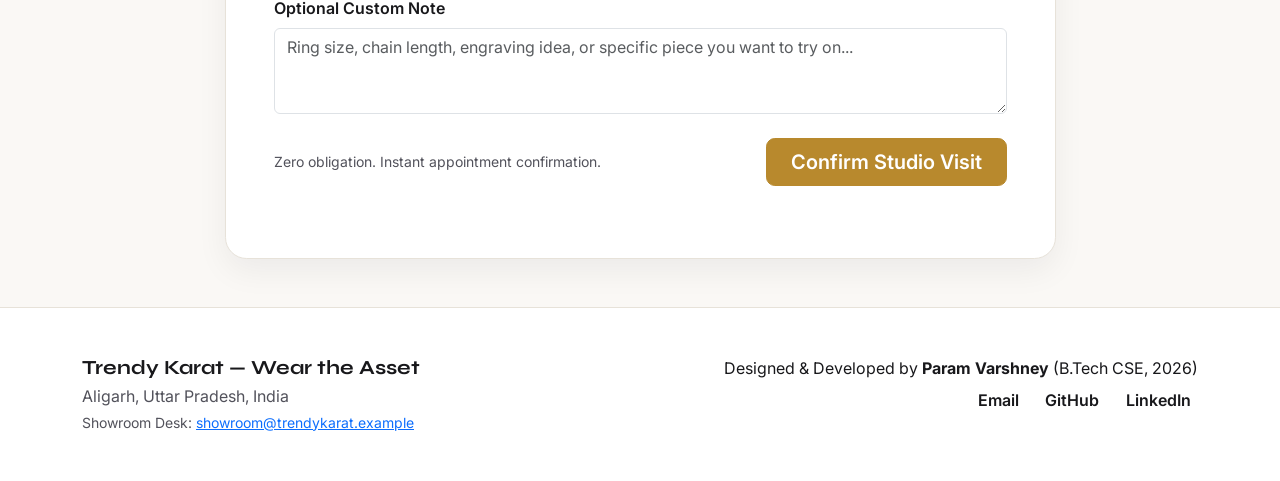
<file: Level-4/index.html>
<!DOCTYPE html>
<html lang="en" data-bs-theme="light">

<head>
  <meta charset="UTF-8">
  <meta name="viewport" content="width=device-width, initial-scale=1.0">
  <meta name="author" content="Param Varshney">
  <meta name="description"
    content="Trendy Karat — Wear the Asset. Gen Z everyday luxury jewellery priced transparently with live daily Gold, Silver, and Platinum bullion rates.">
  <title>Trendy Karat — Wear the Asset | Live Gold, Silver &amp; Platinum Rates</title>

  <!-- Matching SVG Data-URI Favicon -->
  <link rel="icon" type="image/svg+xml"
    href="data:image/svg+xml,%3Csvg xmlns='http://www.w3.org/2000/svg' viewBox='0 0 220 190'%3E%3Cdefs%3E%3ClinearGradient id='g' x1='0%25' y1='0%25' x2='100%25' y2='100%25'%3E%3Cstop offset='0%25' stop-color='%23f0d394'/%3E%3Cstop offset='50%25' stop-color='%23c89b3c'/%3E%3Cstop offset='100%25' stop-color='%23996f22'/%3E%3C/linearGradient%3E%3C/defs%3E%3Cg transform='translate(10,10)' fill='none' stroke='url(%23g)' stroke-width='9' stroke-linecap='round' stroke-linejoin='round'%3E%3Cpolygon points='40,0 160,0 200,52 100,170 0,52'/%3E%3Cline x1='0' y1='52' x2='200' y2='52'/%3E%3Cpolyline points='40,0 62,52 100,0 138,52 160,0'/%3E%3Cline x1='100' y1='52' x2='100' y2='170'/%3E%3Cline x1='62' y1='52' x2='100' y2='170'/%3E%3Cline x1='138' y1='52' x2='100' y2='110'/%3E%3Cline x1='118' y1='82' x2='152' y2='110'/%3E%3C/g%3E%3C/svg%3E">

  <!-- Google Fonts: Syne (Headings) + Inter (Body) -->
  <link rel="preconnect" href="https://fonts.googleapis.com">
  <link rel="preconnect" href="https://fonts.gstatic.com" crossorigin>
  <link
    href="https://fonts.googleapis.com/css2?family=Inter:wght@400;500;600;700&family=Syne:wght@600;700;800&display=swap"
    rel="stylesheet">

  <!-- Bootstrap 5.3.3 CSS -->
  <link href="https://cdn.jsdelivr.net/npm/bootstrap@5.3.3/dist/css/bootstrap.min.css" rel="stylesheet"
    integrity="sha384-QWTKZyjpPEjISv5WaRU9OFeRpok6YctnYmDr5pNlyT2bRjXh0JMhjY6hW+ALEwIH" crossorigin="anonymous">

  <!-- Compiled Custom Stylesheet -->
  <link rel="stylesheet" href="styles.css">

  <!-- Bootstrap 5.3.3 JS Bundle -->
  <script src="https://cdn.jsdelivr.net/npm/bootstrap@5.3.3/dist/js/bootstrap.bundle.min.js"
    integrity="sha384-YvpcrYf0tY3lHB60NNkmXc5s9fDVZLESaAA55NDzOxhy9GkcIdslK1eN7N6jIeHz" crossorigin="anonymous"
    defer></script>

  <!-- Application Script -->
  <script src="script.js" defer></script>
</head>

<body data-theme="ivory">

  <!-- Sticky Navigation Bar -->
  <nav class="navbar navbar-expand-lg sticky-top">
    <div class="container">
      <a class="navbar-brand d-flex align-items-center gap-2" href="#top" aria-label="Trendy Karat Home">
        <svg class="brand-emblem" xmlns="http://www.w3.org/2000/svg" viewBox="0 0 220 190" width="34" height="30"
          role="img" aria-label="Trendy Karat Diamond Emblem">
          <defs>
            <linearGradient id="tkNavGold" x1="0%" y1="0%" x2="100%" y2="100%">
              <stop offset="0%" stop-color="#f0d394" />
              <stop offset="50%" stop-color="#c89b3c" />
              <stop offset="100%" stop-color="#996f22" />
            </linearGradient>
          </defs>
          <g transform="translate(10, 10)" fill="none" stroke="url(#tkNavGold)" stroke-width="8" stroke-linecap="round"
            stroke-linejoin="round">
            <polygon points="40,0 160,0 200,52 100,170 0,52" />
            <line x1="0" y1="52" x2="200" y2="52" />
            <polyline points="40,0 62,52 100,0 138,52 160,0" />
            <line x1="100" y1="52" x2="100" y2="170" />
            <line x1="62" y1="52" x2="100" y2="170" />
            <line x1="138" y1="52" x2="100" y2="110" />
            <line x1="118" y1="82" x2="152" y2="110" />
          </g>
        </svg>
        <span class="brand-wordmark">Trendy Karat</span>
      </a>

      <button class="navbar-toggler" type="button" data-bs-toggle="collapse" data-bs-target="#trendyNavbar"
        aria-controls="trendyNavbar" aria-expanded="false" aria-label="Toggle navigation">
        <span class="navbar-toggler-icon"></span>
      </button>

      <div class="collapse navbar-collapse" id="trendyNavbar">
        <ul class="navbar-nav me-auto mb-2 mb-lg-0 ms-lg-4">
          <li class="nav-item">
            <a class="nav-link" href="#live-rates">Live Rates</a>
          </li>
          <li class="nav-item">
            <a class="nav-link" href="#collection">Collection</a>
          </li>
          <li class="nav-item">
            <a class="nav-link" href="#book-visit">Book Visit</a>
          </li>
        </ul>

        <div class="d-flex align-items-center">
          <button id="themeToggleBtn" type="button" class="btn btn-ambience" aria-live="polite">
            Ambience: Ivory Light
          </button>
        </div>
      </div>
    </div>
  </nav>

  <main id="top">
    <!-- Hero Section -->
    <section class="hero-section py-5">
      <div class="container py-lg-3">
        <div class="row align-items-center g-5">
          <div class="col-lg-7">
            <!-- Required Inline CSS Touchpoint -->
            <span class="d-inline-block mb-3"
              style="color: #785312; font-size: 0.82rem; background-color: #f6e7c5; padding: 0.45rem 1rem; border-radius: 999px; font-weight: 700; letter-spacing: 0.03em;">
              BIS 916 Hallmarked &bull; Live Daily Bullion Rates &bull; Zero Hidden Math
            </span>

            <p class="hero-motto mb-2">Wear the Asset</p>
            <h1 class="hero-title mb-3">
              Real Bullion. Everyday Fit. Full Receipt Energy.
            </h1>
            <p class="hero-subtitle mb-4">
              Skip fast-fashion plating that fades in a month. Trendy Karat crafts minimalist 22K, 18K, 14K Gold, 925
              Silver, and Pt950 Platinum pieces priced live against daily Indian bullion benchmarks—with every rupee of
              metal, making, and GST broken down up front.
            </p>

            <div class="d-flex flex-wrap gap-3">
              <a href="#collection" class="btn btn-gold btn-lg px-4">Explore Collection</a>
              <a href="#live-rates" class="btn btn-outline-gold btn-lg px-4">Check Live Rates</a>
            </div>
          </div>

          <div class="col-lg-5 text-center">
            <img class="hero-visual img-fluid"
              src="data:image/svg+xml,%3Csvg xmlns='http://www.w3.org/2000/svg' viewBox='0 0 520 420' fill='none'%3E%3Cdefs%3E%3ClinearGradient id='bg' x1='0' y1='0' x2='520' y2='420' gradientUnits='userSpaceOnUse'%3E%3Cstop offset='0%25' stop-color='%231c1917'/%3E%3Cstop offset='100%25' stop-color='%232e261e'/%3E%3C/linearGradient%3E%3ClinearGradient id='gold' x1='80' y1='40' x2='440' y2='380' gradientUnits='userSpaceOnUse'%3E%3Cstop offset='0%25' stop-color='%23f7e2b2'/%3E%3Cstop offset='50%25' stop-color='%23c89b3c'/%3E%3Cstop offset='100%25' stop-color='%238c621d'/%3E%3C/linearGradient%3E%3ClinearGradient id='plat' x1='0' y1='0' x2='1' y2='1'%3E%3Cstop offset='0%25' stop-color='%23f8fafc'/%3E%3Cstop offset='100%25' stop-color='%2394a3b8'/%3E%3C/linearGradient%3E%3C/defs%3E%3Crect width='520' height='420' rx='28' fill='url(%23bg)'/%3E%3Ccircle cx='390' cy='95' r='110' fill='%23c89b3c' fill-opacity='0.12'/%3E%3Ccircle cx='120' cy='330' r='95' fill='%23f0d394' fill-opacity='0.08'/%3E%3Ccircle cx='260' cy='195' r='118' stroke='url(%23gold)' stroke-width='2' stroke-dasharray='6 8' opacity='0.55'/%3E%3Cellipse cx='260' cy='195' rx='84' ry='84' stroke='url(%23gold)' stroke-width='12'/%3E%3Cellipse cx='260' cy='195' rx='66' ry='66' stroke='%23f7e2b2' stroke-width='1.5' opacity='0.6'/%3E%3Cpolygon points='260,72 284,104 260,136 236,104' fill='url(%23plat)' stroke='%23ffffff' stroke-width='2'/%3E%3Crect x='36' y='32' width='158' height='48' rx='14' fill='%23121215' fill-opacity='0.82' stroke='%23c89b3c' stroke-opacity='0.45'/%3E%3Ctext x='54' y='53' fill='%23f0d394' font-family='sans-serif' font-size='11' font-weight='700' letter-spacing='1.2'%3EWEAR THE ASSET%3C/text%3E%3Ctext x='54' y='69' fill='%23e7e5e4' font-family='sans-serif' font-size='10'%3E916 Gold %E2%80%A2 925 Silver %E2%80%A2 Pt950%3C/text%3E%3Crect x='294' y='332' width='190' height='54' rx='14' fill='%23121215' fill-opacity='0.86' stroke='%23c89b3c' stroke-opacity='0.5'/%3E%3Ctext x='314' y='354' fill='%23a8a29e' font-family='sans-serif' font-size='10'%3ELIVE SPOT PRICING%3C/text%3E%3Ctext x='314' y='373' fill='%23f7e2b2' font-family='sans-serif' font-size='13' font-weight='700'%3ETransparent Breakdown%3C/text%3E%3C/svg%3E"
              alt="Trendy Karat luxury gold ring and faceted diamond showcase graphic reading Wear the Asset">
          </div>
        </div>
      </div>
    </section>

    <!-- Live All-Metal Purity Rate Board -->
    <section id="live-rates" class="rates-section py-5">
      <div class="container">
        <div class="rates-shell p-4 p-lg-5">
          <div class="d-flex flex-column flex-lg-row align-items-lg-center justify-content-between gap-3 mb-3">
            <div>
              <span class="section-eyebrow">Live Bullion Desk</span>
              <h2 class="section-title mt-1 mb-1">Today's All-Metal Purity Rates</h2>
              <p class="rates-note mb-0">
                IBJA-aligned daily bullion rates (Excl. GST &amp; Making Charges). Making charges &amp; 3% GST apply on
                jewellery pieces.
              </p>
            </div>

            <div class="d-flex flex-wrap align-items-center gap-2 rates-controls">
              <span id="rateStatusBadge" class="badge status-badge">Connecting...</span>
              <span id="rateTimestamp" class="rate-timestamp">Updating...</span>
              <button id="refreshRatesBtn" type="button" class="btn btn-sm btn-outline-gold">
                Refresh Rates
              </button>
            </div>
          </div>

          <!-- Metal Switcher Tabs -->
          <ul class="nav nav-pills metal-tabs gap-2 mb-4" id="metalRateTabs" role="tablist">
            <li class="nav-item" role="presentation">
              <button class="nav-link active" id="gold-tab" data-bs-toggle="pill" data-bs-target="#gold-pane"
                type="button" role="tab" aria-controls="gold-pane" aria-selected="true">
                Gold (24K – 14K)
              </button>
            </li>
            <li class="nav-item" role="presentation">
              <button class="nav-link" id="silver-tab" data-bs-toggle="pill" data-bs-target="#silver-pane" type="button"
                role="tab" aria-controls="silver-pane" aria-selected="false">
                Silver (999 – 800)
              </button>
            </li>
            <li class="nav-item" role="presentation">
              <button class="nav-link" id="platinum-tab" data-bs-toggle="pill" data-bs-target="#platinum-pane"
                type="button" role="tab" aria-controls="platinum-pane" aria-selected="false">
                Platinum (999 – 900)
              </button>
            </li>
          </ul>

          <div class="tab-content" id="metalRateTabContent">
            <div class="tab-pane fade show active" id="gold-pane" role="tabpanel" aria-labelledby="gold-tab"
              tabindex="0">
              <div id="goldRatesGrid" class="row g-3"></div>
            </div>
            <div class="tab-pane fade" id="silver-pane" role="tabpanel" aria-labelledby="silver-tab" tabindex="0">
              <div id="silverRatesGrid" class="row g-3"></div>
            </div>
            <div class="tab-pane fade" id="platinum-pane" role="tabpanel" aria-labelledby="platinum-tab" tabindex="0">
              <div id="platinumRatesGrid" class="row g-3"></div>
            </div>
          </div>
        </div>
      </div>
    </section>

    <!-- Dynamic Jewellery Collection -->
    <section id="collection" class="collection-section py-5">
      <div class="container">
        <div class="d-flex flex-column flex-lg-row align-items-lg-end justify-content-between gap-3 mb-4">
          <div>
            <span class="section-eyebrow">Curated Drops</span>
            <h2 class="section-title mt-1 mb-1">Everyday Luxury Collection</h2>
            <p class="section-subtitle mb-0">
              Every piece recalculates automatically from today's live purity rate. Click any item to audit the full
              receipt.
            </p>
          </div>

          <div class="catalog-controls d-flex flex-wrap align-items-center gap-2">
            <div class="btn-group filter-group" role="group" aria-label="Filter collection by metal">
              <button type="button" class="btn btn-filter active" data-metal-filter="all">All</button>
              <button type="button" class="btn btn-filter" data-metal-filter="gold">Gold</button>
              <button type="button" class="btn btn-filter" data-metal-filter="silver">Silver</button>
              <button type="button" class="btn btn-filter" data-metal-filter="platinum">Platinum</button>
            </div>

            <select id="catalogSort" class="form-select sort-select" aria-label="Sort jewellery collection">
              <option value="price-asc" selected>Price: Low to High</option>
              <option value="price-desc">Price: High to Low</option>
              <option value="weight-asc">Weight: Light to Heavy</option>
            </select>
          </div>
        </div>

        <div id="catalogGrid" class="row g-4"></div>
      </div>
    </section>

    <!-- Book Store Visit / Custom Order Form -->
    <section id="book-visit" class="booking-section py-5">
      <div class="container">
        <div class="row justify-content-center">
          <div class="col-lg-9">
            <div class="booking-card p-4 p-md-5">
              <div class="mb-4">
                <span class="section-eyebrow">Private Studio &amp; Custom Sizing</span>
                <h2 class="section-title mt-1 mb-2">Book a Store Visit or Custom Order</h2>
                <p class="section-subtitle mb-0">
                  Lock in today's bullion rate at our Aligarh studio or request a custom karat, engraving, or ring size.
                </p>
              </div>

              <form id="bookingForm" novalidate>
                <div class="row g-3">
                  <div class="col-md-6">
                    <label for="customerName" class="form-label fw-semibold">Full Name</label>
                    <input type="text" id="customerName" name="customerName" class="form-control"
                      placeholder="Aarav Sharma" autocomplete="name" required>
                    <div id="nameError" class="invalid-feedback"></div>
                  </div>

                  <div class="col-md-6">
                    <label for="customerEmail" class="form-label fw-semibold">Email Address</label>
                    <input type="email" id="customerEmail" name="customerEmail" class="form-control"
                      placeholder="aarav@example.com" autocomplete="email" required>
                    <div id="emailError" class="invalid-feedback"></div>
                  </div>

                  <div class="col-md-4">
                    <label for="customerPhone" class="form-label fw-semibold">10-Digit Mobile Number</label>
                    <input type="tel" id="customerPhone" name="customerPhone" class="form-control"
                      placeholder="9876543210" maxlength="10" inputmode="numeric" required>
                    <div id="phoneError" class="invalid-feedback"></div>
                  </div>

                  <div class="col-md-4">
                    <label for="metalPreference" class="form-label fw-semibold">Metal &amp; Purity Interest</label>
                    <select id="metalPreference" name="metalPreference" class="form-select" required>
                      <option value="">Select purity...</option>
                      <option value="Gold 22K">Gold 22K</option>
                      <option value="Gold 18K">Gold 18K</option>
                      <option value="Gold 14K">Gold 14K</option>
                      <option value="Silver 925">Silver 925</option>
                      <option value="Silver 999">Silver 999</option>
                      <option value="Platinum 950">Platinum 950</option>
                    </select>
                    <div id="metalError" class="invalid-feedback"></div>
                  </div>

                  <div class="col-md-4">
                    <label for="visitDate" class="form-label fw-semibold">Preferred Visit Date</label>
                    <input type="date" id="visitDate" name="visitDate" class="form-control" required>
                    <div id="dateError" class="invalid-feedback"></div>
                  </div>

                  <div class="col-12">
                    <label for="customNote" class="form-label fw-semibold">Optional Custom Note</label>
                    <textarea id="customNote" name="customNote" class="form-control" rows="3"
                      placeholder="Ring size, chain length, engraving idea, or specific piece you want to try on..."></textarea>
                  </div>
                </div>

                <div class="mt-4 d-flex flex-column flex-sm-row align-items-sm-center justify-content-between gap-3">
                  <small class="form-hint">Zero obligation. Instant appointment confirmation.</small>
                  <button type="submit" class="btn btn-gold btn-lg px-4">
                    Confirm Studio Visit
                  </button>
                </div>

                <div id="formSuccessBanner" class="mt-4" aria-live="polite"></div>
              </form>
            </div>
          </div>
        </div>
      </div>
    </section>
  </main>

  <!-- Price Breakdown Modal -->
  <div class="modal fade" id="priceBreakdownModal" tabindex="-1" aria-labelledby="modalItemName" aria-hidden="true">
    <div class="modal-dialog modal-dialog-centered">
      <div class="modal-content">
        <div class="modal-header">
          <div>
            <span id="modalItemMeta" class="badge badge-metal-meta mb-1">Metal &bull; Purity</span>
            <h3 class="modal-title h5 mb-0" id="modalItemName">Jewellery Piece</h3>
          </div>
          <button type="button" class="btn-close" data-bs-dismiss="modal" aria-label="Close"></button>
        </div>

        <div class="modal-body">
          <div class="breakdown-list">
            <div class="breakdown-row">
              <span>Net Weight</span>
              <strong id="modalItemWeight">—</strong>
            </div>
            <div class="breakdown-row">
              <span>Live Purity Rate (Per 1g)</span>
              <strong id="modalRatePerGram">—</strong>
            </div>
            <div class="breakdown-row">
              <span>Base Metal Value</span>
              <strong id="modalMetalValue">—</strong>
            </div>
            <div class="breakdown-row">
              <span id="modalMakingLabel">Making Charges</span>
              <strong id="modalMakingCharges">—</strong>
            </div>
            <div class="breakdown-row">
              <span>GST (3%)</span>
              <strong id="modalGstAmount">—</strong>
            </div>
            <div class="breakdown-row breakdown-total">
              <span>Final Estimated Price</span>
              <strong id="modalFinalPrice">—</strong>
            </div>
          </div>
        </div>

        <div class="modal-footer justify-content-between flex-wrap gap-2">
          <button type="button" id="modalCopyQuoteBtn" class="btn btn-outline-gold">
            Copy Quote
          </button>
          <button type="button" class="btn btn-gold" data-bs-dismiss="modal">
            Done
          </button>
        </div>
      </div>
    </div>
  </div>

  <!-- Footer -->
  <footer class="site-footer py-5">
    <div class="container">
      <div class="row g-4 align-items-start justify-content-between">
        <div class="col-md-6">
          <h3 class="h5 fw-bold mb-1">Trendy Karat &mdash; Wear the Asset</h3>
          <p class="footer-muted mb-1">Aligarh, Uttar Pradesh, India</p>
          <p class="footer-muted mb-0 small">
            Showroom Desk:
            <a href="mailto:showroom@trendykarat.example">showroom@trendykarat.example</a>
          </p>
        </div>

        <div class="col-md-6 text-md-end">
          <p class="mb-2">
            Designed &amp; Developed by <strong>Param Varshney</strong> (B.Tech CSE, 2026)
          </p>
          <ul class="list-inline mb-0 footer-links">
            <li class="list-inline-item">
              <a href="mailto:varshneyprm@gmail.com">Email</a>
            </li>
            <li class="list-inline-item">
              <a href="https://github.com/varshneyprm" target="_blank" rel="noopener noreferrer">GitHub</a>
            </li>
            <li class="list-inline-item">
              <a href="https://linkedin.com/in/varshneyprm" target="_blank" rel="noopener noreferrer">LinkedIn</a>
            </li>
          </ul>
        </div>
      </div>
    </div>
  </footer>

</body>

</html>
</file>
<file: Complete Website/css/styles.css>
html {
  scroll-behavior: smooth;
}

body {
  font-family: "Inter", system-ui, -apple-system, BlinkMacSystemFont, "Segoe UI", Roboto, sans-serif;
  background-color: #faf8f5;
  color: #18181b;
  transition: background-color 0.25s ease, color 0.25s ease;
  min-height: 100vh;
  display: flex;
  flex-direction: column;
}

main {
  flex: 1 0 auto;
}

h1,
h2,
h3,
h4,
.navbar-brand,
.hero-motto {
  font-family: "Syne", system-ui, -apple-system, sans-serif;
}

.section-eyebrow {
  font-size: 0.78rem;
  font-weight: 700;
  text-transform: uppercase;
  letter-spacing: 0.12em;
  color: #b8892d;
}

.section-title {
  font-size: 2rem;
  font-weight: 700;
  letter-spacing: -0.02em;
}

.section-subtitle {
  color: #52525b;
  font-size: 0.975rem;
}

.btn-gold {
  background-color: #b8892d;
  border: 1px solid #b8892d;
  color: #ffffff;
  font-weight: 600;
  border-radius: 0.55rem;
  transition: background-color 0.18s ease, transform 0.18s ease;
}

.btn-gold:hover,
.btn-gold:focus {
  background-color: #9e7322;
  border-color: #9e7322;
  color: #ffffff;
}

.btn-outline-gold {
  background-color: transparent;
  border: 1px solid #b8892d;
  color: #b8892d;
  font-weight: 600;
  border-radius: 0.55rem;
  transition: all 0.18s ease;
}

.btn-outline-gold:hover,
.btn-outline-gold:focus {
  background-color: #b8892d;
  border-color: #b8892d;
  color: #ffffff;
}

.navbar {
  background-color: #ffffff;
  border-bottom: 1px solid #e7e2d9;
  padding: 0.85rem 0;
  transition: background-color 0.25s ease, border-color 0.25s ease;
}

.navbar .navbar-brand {
  font-weight: 800;
  font-size: 1.35rem;
  color: #18181b;
  letter-spacing: -0.02em;
}

.navbar .navbar-brand .brand-emblem {
  flex-shrink: 0;
}

.navbar .nav-link {
  font-weight: 500;
  color: #52525b;
  padding: 0.5rem 0.9rem;
  transition: color 0.18s ease;
}

.navbar .nav-link:hover {
  color: #b8892d;
}

.navbar .btn-ambience {
  background-color: #faf8f5;
  color: #18181b;
  border: 1px solid #e7e2d9;
  border-radius: 9999px;
  padding: 0.45rem 1.05rem;
  font-size: 0.85rem;
  font-weight: 600;
  transition: all 0.18s ease;
}

.navbar .btn-ambience:hover {
  border-color: #b8892d;
  color: #b8892d;
}

.hero-section .hero-motto {
  font-size: 0.95rem;
  font-weight: 700;
  text-transform: uppercase;
  letter-spacing: 0.16em;
  color: #b8892d;
}

.hero-section .hero-title {
  font-size: 3rem;
  font-weight: 800;
  line-height: 1.1;
  letter-spacing: -0.03em;
}

.hero-section .hero-subtitle {
  font-size: 1.05rem;
  line-height: 1.65;
  color: #52525b;
  max-width: 39rem;
}

.hero-section .hero-visual {
  max-width: 460px;
  width: 100%;
  border-radius: 1.35rem;
  box-shadow: 0 22px 44px rgba(24, 24, 27, 0.16);
}

.rates-shell {
  background-color: #ffffff;
  border: 1px solid #e7e2d9;
  border-radius: 1.35rem;
  box-shadow: 0 12px 30px rgba(24, 24, 27, 0.05);
  transition: background-color 0.25s ease, border-color 0.25s ease;
}

.rates-note {
  font-size: 0.9rem;
  color: #52525b;
}

.status-badge {
  font-size: 0.78rem;
  padding: 0.45rem 0.8rem;
  border-radius: 9999px;
  font-weight: 600;
}

.status-badge.status-live {
  background-color: rgba(22, 163, 74, 0.15);
  color: #16a34a;
}

.status-badge.status-fallback {
  background-color: rgba(184, 137, 45, 0.18);
  color: #b8892d;
}

.rate-timestamp {
  font-size: 0.82rem;
  color: #52525b;
}

.metal-tabs .nav-link {
  background-color: #faf8f5;
  color: #18181b;
  border: 1px solid #e7e2d9;
  border-radius: 9999px;
  font-weight: 600;
  font-size: 0.9rem;
  padding: 0.5rem 1.15rem;
  transition: all 0.18s ease;
}

.metal-tabs .nav-link.active,
.metal-tabs .nav-link:hover {
  background-color: #b8892d;
  border-color: #b8892d;
  color: #ffffff;
}

.rate-card {
  background-color: #faf8f5;
  border: 1px solid #e7e2d9;
  border-radius: 0.95rem;
  padding: 1.15rem;
  height: 100%;
  transition: transform 0.25s ease, box-shadow 0.25s ease, border-color 0.25s ease;
}

.rate-card:hover {
  transform: translateY(-4px);
  box-shadow: 0 12px 24px rgba(24, 24, 27, 0.08);
  border-color: #b8892d;
}

.rate-card .rate-purity {
  font-family: "Syne", system-ui, -apple-system, sans-serif;
  font-size: 1.05rem;
  font-weight: 700;
  margin-bottom: 0.15rem;
}

.rate-card .rate-tag {
  display: inline-block;
  font-size: 0.72rem;
  font-weight: 600;
  text-transform: uppercase;
  letter-spacing: 0.06em;
  color: #b8892d;
  margin-bottom: 0.85rem;
}

.rate-card .rate-metric {
  display: flex;
  align-items: baseline;
  justify-content: space-between;
  padding: 0.3rem 0;
  border-top: 1px dashed rgba(148, 163, 184, 0.25);
}

.rate-card .rate-metric .rate-unit-label {
  font-size: 0.82rem;
  color: #52525b;
}

.rate-card .rate-metric .rate-value {
  font-size: 1.02rem;
  font-weight: 700;
}

.filter-group .btn-filter {
  background-color: #ffffff;
  color: #18181b;
  border: 1px solid #e7e2d9;
  font-size: 0.875rem;
  font-weight: 600;
  padding: 0.48rem 0.95rem;
  transition: all 0.18s ease;
}

.filter-group .btn-filter.active,
.filter-group .btn-filter:hover {
  background-color: #b8892d;
  border-color: #b8892d;
  color: #ffffff;
}

.sort-select {
  width: auto;
  min-width: 195px;
  font-size: 0.875rem;
  font-weight: 500;
}

.product-card {
  background-color: #ffffff;
  border: 1px solid #e7e2d9;
  border-radius: 0.95rem;
  overflow: hidden;
  height: 100%;
  display: flex;
  flex-direction: column;
  transition: transform 0.25s ease, box-shadow 0.25s ease, border-color 0.25s ease;
}

.product-card:hover {
  transform: translateY(-5px);
  box-shadow: 0 16px 32px rgba(24, 24, 27, 0.1);
  border-color: #b8892d;
}

.product-card .product-visual-wrap {
  background-color: #faf8f5;
  border-bottom: 1px solid #e7e2d9;
  padding: 1.5rem 1rem;
  display: flex;
  align-items: center;
  justify-content: center;
  min-height: 170px;
}

.product-card .product-body {
  padding: 1.25rem;
  display: flex;
  flex-direction: column;
  flex: 1 1 auto;
}

.product-card .product-badge {
  display: inline-block;
  align-self: flex-start;
  font-size: 0.74rem;
  font-weight: 700;
  letter-spacing: 0.04em;
  text-transform: uppercase;
  padding: 0.3rem 0.65rem;
  border-radius: 9999px;
  background-color: rgba(184, 137, 45, 0.14);
  color: #b8892d;
  margin-bottom: 0.7rem;
}

.product-card .product-title {
  font-size: 1.12rem;
  font-weight: 700;
  margin-bottom: 0.35rem;
}

.product-card .product-meta-text {
  font-size: 0.86rem;
  color: #52525b;
  margin-bottom: 1rem;
}

.product-card .product-footer {
  margin-top: auto;
  padding-top: 0.95rem;
  border-top: 1px solid #e7e2d9;
  display: flex;
  align-items: center;
  justify-content: space-between;
  gap: 0.75rem;
}

.product-card .product-footer .product-price {
  font-family: "Syne", system-ui, -apple-system, sans-serif;
  font-size: 1.25rem;
  font-weight: 700;
}

.product-card .product-footer .product-price-note {
  display: block;
  font-size: 0.72rem;
  color: #52525b;
}

.modal-content {
  border-radius: 1.35rem;
  border: 1px solid #e7e2d9;
}

.badge-metal-meta {
  background-color: rgba(184, 137, 45, 0.16);
  color: #b8892d;
  font-weight: 600;
}

.breakdown-list {
  display: flex;
  flex-direction: column;
}

.breakdown-row {
  display: flex;
  justify-content: space-between;
  align-items: center;
  padding: 0.7rem 0;
  border-bottom: 1px solid #e7e2d9;
  font-size: 0.95rem;
}

.breakdown-row.breakdown-total {
  border-bottom: none;
  padding-top: 1rem;
  font-size: 1.12rem;
  color: #b8892d;
}

.booking-section .booking-card {
  background-color: #ffffff;
  border: 1px solid #e7e2d9;
  border-radius: 1.35rem;
  box-shadow: 0 12px 32px rgba(24, 24, 27, 0.06);
}

.booking-section .form-hint {
  color: #52525b;
}

.booking-section .form-control.is-invalid,
.booking-section .form-select.is-invalid {
  border-color: #dc2626;
}

.booking-section .form-control.is-valid,
.booking-section .form-select.is-valid {
  border-color: #16a34a;
}

.booking-section .invalid-feedback {
  color: #dc2626;
  font-size: 0.83rem;
  font-weight: 500;
}

.booking-section .booking-success-alert {
  background-color: rgba(22, 163, 74, 0.12);
  border: 1px solid #16a34a;
  color: #16a34a;
  border-radius: 0.55rem;
  padding: 0.95rem 1.15rem;
  font-weight: 500;
}

.site-footer {
  background-color: #ffffff;
  border-top: 1px solid #e7e2d9;
}

.site-footer .footer-muted {
  color: #52525b;
}

.site-footer .footer-links a {
  text-decoration: none;
  font-weight: 600;
  color: #18181b;
  padding: 0 0.45rem;
  transition: color 0.18s ease;
}

.site-footer .footer-links a:hover {
  color: #b8892d;
}

body[data-theme="champagne"] {
  background-color: #f5ecdc;
  color: #2c2219;
}

body[data-theme="champagne"] .navbar {
  background-color: #fcf7ee;
  border-bottom-color: #dfd0b8;
}

body[data-theme="champagne"] .navbar .navbar-brand,
body[data-theme="champagne"] .navbar .nav-link {
  color: #2c2219;
}

body[data-theme="champagne"] .navbar .nav-link:hover {
  color: #b8892d;
}

body[data-theme="champagne"] .navbar .btn-ambience {
  background-color: #f5ecdc;
  color: #2c2219;
  border-color: #dfd0b8;
}

body[data-theme="champagne"] .navbar .btn-ambience:hover {
  border-color: #b8892d;
  color: #b8892d;
}

body[data-theme="champagne"] .hero-subtitle,
body[data-theme="champagne"] .rates-note,
body[data-theme="champagne"] .rate-timestamp,
body[data-theme="champagne"] .section-subtitle,
body[data-theme="champagne"] .form-hint,
body[data-theme="champagne"] .footer-muted,
body[data-theme="champagne"] .product-meta-text {
  color: #6b5845;
}

body[data-theme="champagne"] .rates-shell,
body[data-theme="champagne"] .rate-card,
body[data-theme="champagne"] .product-card,
body[data-theme="champagne"] .booking-card,
body[data-theme="champagne"] .modal-content,
body[data-theme="champagne"] .site-footer {
  background-color: #fcf7ee;
  color: #2c2219;
  border-color: #dfd0b8;
}

body[data-theme="champagne"] .rate-card {
  background-color: #f5ecdc;
}

body[data-theme="champagne"] .rate-card .rate-unit-label {
  color: #6b5845;
}

body[data-theme="champagne"] .product-card .product-visual-wrap {
  background-color: #f5ecdc;
  border-bottom-color: #dfd0b8;
}

body[data-theme="champagne"] .product-card .product-footer {
  border-top-color: #dfd0b8;
}

body[data-theme="champagne"] .metal-tabs .nav-link {
  background-color: #f5ecdc;
  color: #2c2219;
  border-color: #dfd0b8;
}

body[data-theme="champagne"] .metal-tabs .nav-link.active,
body[data-theme="champagne"] .metal-tabs .nav-link:hover {
  background-color: #b8892d;
  border-color: #b8892d;
  color: #ffffff;
}

body[data-theme="champagne"] .filter-group .btn-filter {
  background-color: #fcf7ee;
  color: #2c2219;
  border-color: #dfd0b8;
}

body[data-theme="champagne"] .filter-group .btn-filter.active,
body[data-theme="champagne"] .filter-group .btn-filter:hover {
  background-color: #b8892d;
  border-color: #b8892d;
  color: #ffffff;
}

body[data-theme="champagne"] .form-control,
body[data-theme="champagne"] .form-select {
  background-color: #f5ecdc;
  color: #2c2219;
  border-color: #dfd0b8;
}

body[data-theme="champagne"] .form-control::placeholder,
body[data-theme="champagne"] .form-select::placeholder {
  color: #6b5845;
}

body[data-theme="champagne"] .form-control:focus,
body[data-theme="champagne"] .form-select:focus {
  background-color: #f5ecdc;
  color: #2c2219;
  border-color: #b8892d;
  box-shadow: 0 0 0 0.2rem rgba(184, 137, 45, 0.22);
}

body[data-theme="champagne"] .modal-header,
body[data-theme="champagne"] .modal-footer,
body[data-theme="champagne"] .breakdown-row {
  border-color: #dfd0b8;
}

body[data-theme="champagne"] .site-footer a {
  color: #2c2219;
}

body[data-theme="champagne"] .site-footer a:hover {
  color: #b8892d;
}

body[data-theme="velvet"] {
  background-color: #121215;
  color: #f4f1ea;
}

body[data-theme="velvet"] .navbar {
  background-color: #1b1b20;
  border-bottom-color: #2e2d35;
}

body[data-theme="velvet"] .navbar .navbar-brand,
body[data-theme="velvet"] .navbar .nav-link {
  color: #f4f1ea;
}

body[data-theme="velvet"] .navbar .nav-link:hover {
  color: #b8892d;
}

body[data-theme="velvet"] .navbar .btn-ambience {
  background-color: #121215;
  color: #f4f1ea;
  border-color: #2e2d35;
}

body[data-theme="velvet"] .navbar .btn-ambience:hover {
  border-color: #b8892d;
  color: #b8892d;
}

body[data-theme="velvet"] .hero-subtitle,
body[data-theme="velvet"] .rates-note,
body[data-theme="velvet"] .rate-timestamp,
body[data-theme="velvet"] .section-subtitle,
body[data-theme="velvet"] .form-hint,
body[data-theme="velvet"] .footer-muted,
body[data-theme="velvet"] .product-meta-text {
  color: #a6a095;
}

body[data-theme="velvet"] .rates-shell,
body[data-theme="velvet"] .rate-card,
body[data-theme="velvet"] .product-card,
body[data-theme="velvet"] .booking-card,
body[data-theme="velvet"] .modal-content,
body[data-theme="velvet"] .site-footer {
  background-color: #1b1b20;
  color: #f4f1ea;
  border-color: #2e2d35;
}

body[data-theme="velvet"] .rate-card {
  background-color: #121215;
}

body[data-theme="velvet"] .rate-card .rate-unit-label {
  color: #a6a095;
}

body[data-theme="velvet"] .product-card .product-visual-wrap {
  background-color: #121215;
  border-bottom-color: #2e2d35;
}

body[data-theme="velvet"] .product-card .product-footer {
  border-top-color: #2e2d35;
}

body[data-theme="velvet"] .metal-tabs .nav-link {
  background-color: #121215;
  color: #f4f1ea;
  border-color: #2e2d35;
}

body[data-theme="velvet"] .metal-tabs .nav-link.active,
body[data-theme="velvet"] .metal-tabs .nav-link:hover {
  background-color: #b8892d;
  border-color: #b8892d;
  color: #ffffff;
}

body[data-theme="velvet"] .filter-group .btn-filter {
  background-color: #1b1b20;
  color: #f4f1ea;
  border-color: #2e2d35;
}

body[data-theme="velvet"] .filter-group .btn-filter.active,
body[data-theme="velvet"] .filter-group .btn-filter:hover {
  background-color: #b8892d;
  border-color: #b8892d;
  color: #ffffff;
}

body[data-theme="velvet"] .form-control,
body[data-theme="velvet"] .form-select {
  background-color: #121215;
  color: #f4f1ea;
  border-color: #2e2d35;
}

body[data-theme="velvet"] .form-control::placeholder,
body[data-theme="velvet"] .form-select::placeholder {
  color: #a6a095;
}

body[data-theme="velvet"] .form-control:focus,
body[data-theme="velvet"] .form-select:focus {
  background-color: #121215;
  color: #f4f1ea;
  border-color: #b8892d;
  box-shadow: 0 0 0 0.2rem rgba(184, 137, 45, 0.22);
}

body[data-theme="velvet"] .modal-header,
body[data-theme="velvet"] .modal-footer,
body[data-theme="velvet"] .breakdown-row {
  border-color: #2e2d35;
}

body[data-theme="velvet"] .site-footer a {
  color: #f4f1ea;
}

body[data-theme="velvet"] .site-footer a:hover {
  color: #b8892d;
}

body[data-theme="velvet"] .navbar .navbar-toggler {
  border-color: #2e2d35;
}

body[data-theme="velvet"] .navbar .navbar-toggler-icon {
  filter: invert(1) grayscale(100%) brightness(200%);
}

body[data-theme="velvet"] .btn-close {
  filter: invert(1) grayscale(100%) brightness(200%);
}

body[data-theme="velvet"] .section-eyebrow,
body[data-theme="velvet"] .hero-motto,
body[data-theme="velvet"] .rate-card .rate-tag,
body[data-theme="velvet"] .product-card .product-badge,
body[data-theme="velvet"] .badge-metal-meta,
body[data-theme="velvet"] .breakdown-row.breakdown-total {
  color: #e5c171;
}

body[data-theme="velvet"] .product-card:hover {
  box-shadow: 0 18px 36px rgba(0, 0, 0, 0.48);
}

body[data-theme="velvet"] .booking-section .booking-success-alert {
  background-color: rgba(34, 197, 94, 0.16);
  color: #86efac;
}

@media (max-width: 992px) {
  .hero-section .hero-title {
    font-size: 2.35rem;
  }

  .hero-section .hero-visual {
    max-width: 380px;
  }

  .section-title {
    font-size: 1.7rem;
  }

  .catalog-controls {
    width: 100%;
    justify-content: space-between;
  }
}

@media (max-width: 576px) {
  .hero-section {
    padding-top: 2rem !important;
    padding-bottom: 2rem !important;
  }

  .hero-section .hero-title {
    font-size: 1.85rem;
  }

  .hero-section .hero-subtitle {
    font-size: 0.96rem;
  }

  .rates-shell {
    padding: 1.25rem !important;
  }

  .rate-card {
    padding: 1rem;
  }

  .catalog-controls {
    flex-direction: column;
    align-items: stretch !important;
  }

  .catalog-controls .filter-group {
    width: 100%;
  }

  .catalog-controls .filter-group .btn-filter {
    flex: 1 1 auto;
    padding: 0.45rem 0.5rem;
    font-size: 0.82rem;
  }

  .catalog-controls .sort-select {
    width: 100%;
  }

  .product-card .product-body {
    padding: 1.05rem;
  }

  .product-card .product-footer {
    flex-direction: column;
    align-items: stretch;
  }

  .product-card .product-footer .btn {
    width: 100%;
  }
}
</file>
<file: Level-2/styles.css>
* {
  box-sizing: border-box;
}

body {
  margin: 0;
  font-family: "Inter", system-ui, -apple-system, sans-serif;
  background-color: #faf8f5;
  color: #18181b;
  transition: background-color 0.25s ease, color 0.25s ease;
}

.container {
  max-width: 1100px;
  margin: 0 auto;
  padding: 0 20px;
}

.site-header {
  background-color: #ffffff;
  border-bottom: 1px solid #e7e2d9;
  padding: 16px 0;
}

.header-inner {
  display: flex;
  align-items: center;
  justify-content: space-between;
  gap: 16px;
}

.brand-name {
  font-size: 1.35rem;
  font-weight: 800;
  display: block;
}

.brand-motto {
  font-size: 0.78rem;
  font-weight: 700;
  text-transform: uppercase;
  letter-spacing: 0.12em;
  color: #b8892d;
}

.btn-ambience {
  background-color: #b8892d;
  color: #ffffff;
  border: none;
  border-radius: 999px;
  padding: 10px 18px;
  font-size: 0.88rem;
  font-weight: 600;
  cursor: pointer;
}

.btn-ambience:hover {
  background-color: #9e7322;
}

.hero-card {
  display: flex;
  align-items: center;
  justify-content: space-between;
  gap: 32px;
  background-color: #ffffff;
  border: 1px solid #e7e2d9;
  border-radius: 16px;
  padding: 32px;
  margin-top: 28px;
}

.hero-text h1 {
  font-size: 2.25rem;
  margin: 14px 0 10px 0;
}

.hero-text p {
  line-height: 1.6;
  opacity: 0.85;
}

.hero-img {
  width: 380px;
  max-width: 100%;
  border-radius: 14px;
}

.collection-section {
  margin: 36px 0;
}

.product-grid {
  display: grid;
  grid-template-columns: repeat(4, 1fr);
  gap: 18px;
}

.product-card {
  background-color: #ffffff;
  border: 1px solid #e7e2d9;
  border-radius: 14px;
  padding: 20px;
}

.product-card .tag {
  display: inline-block;
  font-size: 0.75rem;
  font-weight: 700;
  color: #b8892d;
  text-transform: uppercase;
  margin-bottom: 8px;
}

.product-card h3 {
  margin: 0 0 8px 0;
  font-size: 1.08rem;
}

.product-card p {
  margin: 0;
  font-size: 0.88rem;
  opacity: 0.8;
}

.site-footer {
  border-top: 1px solid #e7e2d9;
  padding: 20px 0;
  margin-top: 40px;
  font-size: 0.9rem;
}

body[data-theme="champagne"] .site-header,
body[data-theme="champagne"] .hero-card,
body[data-theme="champagne"] .product-card {
  background-color: #fcf7ee;
  border-color: #dfd0b8;
}

body[data-theme="velvet"] .site-header,
body[data-theme="velvet"] .hero-card,
body[data-theme="velvet"] .product-card {
  background-color: #1b1b20;
  border-color: #2e2d35;
}

/* Responsive Media Queries */
@media (max-width: 992px) {
  .hero-card {
    flex-direction: column;
    text-align: center;
  }

  .product-grid {
    grid-template-columns: repeat(2, 1fr);
  }
}

@media (max-width: 576px) {
  .header-inner {
    flex-direction: column;
    align-items: flex-start;
  }

  .hero-text h1 {
    font-size: 1.65rem;
  }

  .product-grid {
    grid-template-columns: 1fr;
  }
}
</file>
<file: Level-3/styles.css>
* {
  box-sizing: border-box;
}

body {
  margin: 0;
  font-family: "Inter", system-ui, -apple-system, sans-serif;
  background-color: #faf8f5;
  color: #18181b;
  transition: background-color 0.25s ease, color 0.25s ease;
}

.container {
  max-width: 1120px;
  margin: 0 auto;
  padding: 0 20px;
}

.site-header {
  background-color: #ffffff;
  border-bottom: 1px solid #e7e2d9;
  padding: 16px 0;
}

.header-inner {
  display: flex;
  justify-content: space-between;
  align-items: center;
  gap: 12px;
}

.brand-name {
  font-size: 1.35rem;
  font-weight: 800;
  display: block;
}

.brand-motto {
  font-size: 0.78rem;
  font-weight: 700;
  color: #b8892d;
  text-transform: uppercase;
  letter-spacing: 0.12em;
}

.panel {
  background-color: #ffffff;
  border: 1px solid #e7e2d9;
  border-radius: 16px;
  padding: 24px;
  margin-top: 24px;
}

.panel-header {
  display: flex;
  justify-content: space-between;
  align-items: center;
  flex-wrap: wrap;
  gap: 12px;
  margin-bottom: 16px;
}

.muted {
  color: #52525b;
  font-size: 0.9rem;
  margin: 4px 0 0 0;
}

.btn-ambience,
.btn-primary {
  background-color: #b8892d;
  color: #ffffff;
  border: none;
  border-radius: 8px;
  padding: 10px 18px;
  font-weight: 600;
  cursor: pointer;
}

.btn-outline {
  background: transparent;
  color: #b8892d;
  border: 1px solid #b8892d;
  border-radius: 8px;
  padding: 8px 14px;
  font-weight: 600;
  cursor: pointer;
}

.rates-grid,
.catalog-grid {
  display: grid;
  grid-template-columns: repeat(3, 1fr);
  gap: 16px;
}

.card {
  background-color: #faf8f5;
  border: 1px solid #e7e2d9;
  border-radius: 12px;
  padding: 16px;
}

.card-tag {
  font-size: 0.75rem;
  font-weight: 700;
  color: #b8892d;
  text-transform: uppercase;
}

.card h3 {
  margin: 6px 0;
  font-size: 1.05rem;
}

.price {
  font-size: 1.2rem;
  font-weight: 700;
  margin-top: 8px;
}

.form-grid {
  display: grid;
  grid-template-columns: repeat(2, 1fr);
  gap: 16px;
  margin-bottom: 18px;
}

.form-group {
  display: flex;
  flex-direction: column;
}

.form-group label {
  font-weight: 600;
  font-size: 0.9rem;
  margin-bottom: 6px;
}

.form-group input,
.form-group select {
  padding: 10px 12px;
  border: 1px solid #d4cfc5;
  border-radius: 8px;
  font-size: 0.95rem;
}

.form-group input.invalid,
.form-group select.invalid {
  border-color: #dc2626;
}

.error-msg {
  color: #dc2626;
  font-size: 0.8rem;
  margin-top: 4px;
  min-height: 16px;
}

.success-banner {
  margin-top: 14px;
  color: #16a34a;
  font-weight: 600;
}

.site-footer {
  margin: 32px 0;
  font-size: 0.9rem;
}

body[data-theme="velvet"] .site-header,
body[data-theme="velvet"] .panel {
  background-color: #1b1b20;
  border-color: #2e2d35;
}

body[data-theme="velvet"] .card {
  background-color: #121215;
  border-color: #2e2d35;
}

@media (max-width: 900px) {
  .rates-grid,
  .catalog-grid {
    grid-template-columns: repeat(2, 1fr);
  }
}

@media (max-width: 600px) {
  .rates-grid,
  .catalog-grid,
  .form-grid {
    grid-template-columns: 1fr;
  }
}
</file>
<file: Level-4/styles.css>
html {
  scroll-behavior: smooth;
}

body {
  font-family: "Inter", system-ui, -apple-system, BlinkMacSystemFont, "Segoe UI", Roboto, sans-serif;
  background-color: #faf8f5;
  color: #18181b;
  transition: background-color 0.25s ease, color 0.25s ease;
  min-height: 100vh;
  display: flex;
  flex-direction: column;
}

main {
  flex: 1 0 auto;
}

h1,
h2,
h3,
h4,
.navbar-brand,
.hero-motto {
  font-family: "Syne", system-ui, -apple-system, sans-serif;
}

.section-eyebrow {
  font-size: 0.78rem;
  font-weight: 700;
  text-transform: uppercase;
  letter-spacing: 0.12em;
  color: #b8892d;
}

.section-title {
  font-size: 2rem;
  font-weight: 700;
  letter-spacing: -0.02em;
}

.section-subtitle {
  color: #52525b;
  font-size: 0.975rem;
}

.btn-gold {
  background-color: #b8892d;
  border: 1px solid #b8892d;
  color: #ffffff;
  font-weight: 600;
  border-radius: 0.55rem;
  transition: background-color 0.18s ease, transform 0.18s ease;
}

.btn-gold:hover,
.btn-gold:focus {
  background-color: #9e7322;
  border-color: #9e7322;
  color: #ffffff;
}

.btn-outline-gold {
  background-color: transparent;
  border: 1px solid #b8892d;
  color: #b8892d;
  font-weight: 600;
  border-radius: 0.55rem;
  transition: all 0.18s ease;
}

.btn-outline-gold:hover,
.btn-outline-gold:focus {
  background-color: #b8892d;
  border-color: #b8892d;
  color: #ffffff;
}

.navbar {
  background-color: #ffffff;
  border-bottom: 1px solid #e7e2d9;
  padding: 0.85rem 0;
  transition: background-color 0.25s ease, border-color 0.25s ease;
}

.navbar .navbar-brand {
  font-weight: 800;
  font-size: 1.35rem;
  color: #18181b;
  letter-spacing: -0.02em;
}

.navbar .navbar-brand .brand-emblem {
  flex-shrink: 0;
}

.navbar .nav-link {
  font-weight: 500;
  color: #52525b;
  padding: 0.5rem 0.9rem;
  transition: color 0.18s ease;
}

.navbar .nav-link:hover {
  color: #b8892d;
}

.navbar .btn-ambience {
  background-color: #faf8f5;
  color: #18181b;
  border: 1px solid #e7e2d9;
  border-radius: 9999px;
  padding: 0.45rem 1.05rem;
  font-size: 0.85rem;
  font-weight: 600;
  transition: all 0.18s ease;
}

.navbar .btn-ambience:hover {
  border-color: #b8892d;
  color: #b8892d;
}

.hero-section .hero-motto {
  font-size: 0.95rem;
  font-weight: 700;
  text-transform: uppercase;
  letter-spacing: 0.16em;
  color: #b8892d;
}

.hero-section .hero-title {
  font-size: 3rem;
  font-weight: 800;
  line-height: 1.1;
  letter-spacing: -0.03em;
}

.hero-section .hero-subtitle {
  font-size: 1.05rem;
  line-height: 1.65;
  color: #52525b;
  max-width: 39rem;
}

.hero-section .hero-visual {
  max-width: 460px;
  width: 100%;
  border-radius: 1.35rem;
  box-shadow: 0 22px 44px rgba(24, 24, 27, 0.16);
}

.rates-shell {
  background-color: #ffffff;
  border: 1px solid #e7e2d9;
  border-radius: 1.35rem;
  box-shadow: 0 12px 30px rgba(24, 24, 27, 0.05);
  transition: background-color 0.25s ease, border-color 0.25s ease;
}

.rates-note {
  font-size: 0.9rem;
  color: #52525b;
}

.status-badge {
  font-size: 0.78rem;
  padding: 0.45rem 0.8rem;
  border-radius: 9999px;
  font-weight: 600;
}

.status-badge.status-live {
  background-color: rgba(22, 163, 74, 0.15);
  color: #16a34a;
}

.status-badge.status-fallback {
  background-color: rgba(184, 137, 45, 0.18);
  color: #b8892d;
}

.rate-timestamp {
  font-size: 0.82rem;
  color: #52525b;
}

.metal-tabs .nav-link {
  background-color: #faf8f5;
  color: #18181b;
  border: 1px solid #e7e2d9;
  border-radius: 9999px;
  font-weight: 600;
  font-size: 0.9rem;
  padding: 0.5rem 1.15rem;
  transition: all 0.18s ease;
}

.metal-tabs .nav-link.active,
.metal-tabs .nav-link:hover {
  background-color: #b8892d;
  border-color: #b8892d;
  color: #ffffff;
}

.rate-card {
  background-color: #faf8f5;
  border: 1px solid #e7e2d9;
  border-radius: 0.95rem;
  padding: 1.15rem;
  height: 100%;
  transition: transform 0.25s ease, box-shadow 0.25s ease, border-color 0.25s ease;
}

.rate-card:hover {
  transform: translateY(-4px);
  box-shadow: 0 12px 24px rgba(24, 24, 27, 0.08);
  border-color: #b8892d;
}

.rate-card .rate-purity {
  font-family: "Syne", system-ui, -apple-system, sans-serif;
  font-size: 1.05rem;
  font-weight: 700;
  margin-bottom: 0.15rem;
}

.rate-card .rate-tag {
  display: inline-block;
  font-size: 0.72rem;
  font-weight: 600;
  text-transform: uppercase;
  letter-spacing: 0.06em;
  color: #b8892d;
  margin-bottom: 0.85rem;
}

.rate-card .rate-metric {
  display: flex;
  align-items: baseline;
  justify-content: space-between;
  padding: 0.3rem 0;
  border-top: 1px dashed rgba(148, 163, 184, 0.25);
}

.rate-card .rate-metric .rate-unit-label {
  font-size: 0.82rem;
  color: #52525b;
}

.rate-card .rate-metric .rate-value {
  font-size: 1.02rem;
  font-weight: 700;
}

.filter-group .btn-filter {
  background-color: #ffffff;
  color: #18181b;
  border: 1px solid #e7e2d9;
  font-size: 0.875rem;
  font-weight: 600;
  padding: 0.48rem 0.95rem;
  transition: all 0.18s ease;
}

.filter-group .btn-filter.active,
.filter-group .btn-filter:hover {
  background-color: #b8892d;
  border-color: #b8892d;
  color: #ffffff;
}

.sort-select {
  width: auto;
  min-width: 195px;
  font-size: 0.875rem;
  font-weight: 500;
}

.product-card {
  background-color: #ffffff;
  border: 1px solid #e7e2d9;
  border-radius: 0.95rem;
  overflow: hidden;
  height: 100%;
  display: flex;
  flex-direction: column;
  transition: transform 0.25s ease, box-shadow 0.25s ease, border-color 0.25s ease;
}

.product-card:hover {
  transform: translateY(-5px);
  box-shadow: 0 16px 32px rgba(24, 24, 27, 0.1);
  border-color: #b8892d;
}

.product-card .product-visual-wrap {
  background-color: #faf8f5;
  border-bottom: 1px solid #e7e2d9;
  padding: 1.5rem 1rem;
  display: flex;
  align-items: center;
  justify-content: center;
  min-height: 170px;
}

.product-card .product-body {
  padding: 1.25rem;
  display: flex;
  flex-direction: column;
  flex: 1 1 auto;
}

.product-card .product-badge {
  display: inline-block;
  align-self: flex-start;
  font-size: 0.74rem;
  font-weight: 700;
  letter-spacing: 0.04em;
  text-transform: uppercase;
  padding: 0.3rem 0.65rem;
  border-radius: 9999px;
  background-color: rgba(184, 137, 45, 0.14);
  color: #b8892d;
  margin-bottom: 0.7rem;
}

.product-card .product-title {
  font-size: 1.12rem;
  font-weight: 700;
  margin-bottom: 0.35rem;
}

.product-card .product-meta-text {
  font-size: 0.86rem;
  color: #52525b;
  margin-bottom: 1rem;
}

.product-card .product-footer {
  margin-top: auto;
  padding-top: 0.95rem;
  border-top: 1px solid #e7e2d9;
  display: flex;
  align-items: center;
  justify-content: space-between;
  gap: 0.75rem;
}

.product-card .product-footer .product-price {
  font-family: "Syne", system-ui, -apple-system, sans-serif;
  font-size: 1.25rem;
  font-weight: 700;
}

.product-card .product-footer .product-price-note {
  display: block;
  font-size: 0.72rem;
  color: #52525b;
}

.modal-content {
  border-radius: 1.35rem;
  border: 1px solid #e7e2d9;
}

.badge-metal-meta {
  background-color: rgba(184, 137, 45, 0.16);
  color: #b8892d;
  font-weight: 600;
}

.breakdown-list {
  display: flex;
  flex-direction: column;
}

.breakdown-row {
  display: flex;
  justify-content: space-between;
  align-items: center;
  padding: 0.7rem 0;
  border-bottom: 1px solid #e7e2d9;
  font-size: 0.95rem;
}

.breakdown-row.breakdown-total {
  border-bottom: none;
  padding-top: 1rem;
  font-size: 1.12rem;
  color: #b8892d;
}

.booking-section .booking-card {
  background-color: #ffffff;
  border: 1px solid #e7e2d9;
  border-radius: 1.35rem;
  box-shadow: 0 12px 32px rgba(24, 24, 27, 0.06);
}

.booking-section .form-hint {
  color: #52525b;
}

.booking-section .form-control.is-invalid,
.booking-section .form-select.is-invalid {
  border-color: #dc2626;
}

.booking-section .form-control.is-valid,
.booking-section .form-select.is-valid {
  border-color: #16a34a;
}

.booking-section .invalid-feedback {
  color: #dc2626;
  font-size: 0.83rem;
  font-weight: 500;
}

.booking-section .booking-success-alert {
  background-color: rgba(22, 163, 74, 0.12);
  border: 1px solid #16a34a;
  color: #16a34a;
  border-radius: 0.55rem;
  padding: 0.95rem 1.15rem;
  font-weight: 500;
}

.site-footer {
  background-color: #ffffff;
  border-top: 1px solid #e7e2d9;
}

.site-footer .footer-muted {
  color: #52525b;
}

.site-footer .footer-links a {
  text-decoration: none;
  font-weight: 600;
  color: #18181b;
  padding: 0 0.45rem;
  transition: color 0.18s ease;
}

.site-footer .footer-links a:hover {
  color: #b8892d;
}

body[data-theme="champagne"] {
  background-color: #f5ecdc;
  color: #2c2219;
}

body[data-theme="champagne"] .navbar {
  background-color: #fcf7ee;
  border-bottom-color: #dfd0b8;
}

body[data-theme="champagne"] .navbar .navbar-brand,
body[data-theme="champagne"] .navbar .nav-link {
  color: #2c2219;
}

body[data-theme="champagne"] .navbar .nav-link:hover {
  color: #b8892d;
}

body[data-theme="champagne"] .navbar .btn-ambience {
  background-color: #f5ecdc;
  color: #2c2219;
  border-color: #dfd0b8;
}

body[data-theme="champagne"] .navbar .btn-ambience:hover {
  border-color: #b8892d;
  color: #b8892d;
}

body[data-theme="champagne"] .hero-subtitle,
body[data-theme="champagne"] .rates-note,
body[data-theme="champagne"] .rate-timestamp,
body[data-theme="champagne"] .section-subtitle,
body[data-theme="champagne"] .form-hint,
body[data-theme="champagne"] .footer-muted,
body[data-theme="champagne"] .product-meta-text {
  color: #6b5845;
}

body[data-theme="champagne"] .rates-shell,
body[data-theme="champagne"] .rate-card,
body[data-theme="champagne"] .product-card,
body[data-theme="champagne"] .booking-card,
body[data-theme="champagne"] .modal-content,
body[data-theme="champagne"] .site-footer {
  background-color: #fcf7ee;
  color: #2c2219;
  border-color: #dfd0b8;
}

body[data-theme="champagne"] .rate-card {
  background-color: #f5ecdc;
}

body[data-theme="champagne"] .rate-card .rate-unit-label {
  color: #6b5845;
}

body[data-theme="champagne"] .product-card .product-visual-wrap {
  background-color: #f5ecdc;
  border-bottom-color: #dfd0b8;
}

body[data-theme="champagne"] .product-card .product-footer {
  border-top-color: #dfd0b8;
}

body[data-theme="champagne"] .metal-tabs .nav-link {
  background-color: #f5ecdc;
  color: #2c2219;
  border-color: #dfd0b8;
}

body[data-theme="champagne"] .metal-tabs .nav-link.active,
body[data-theme="champagne"] .metal-tabs .nav-link:hover {
  background-color: #b8892d;
  border-color: #b8892d;
  color: #ffffff;
}

body[data-theme="champagne"] .filter-group .btn-filter {
  background-color: #fcf7ee;
  color: #2c2219;
  border-color: #dfd0b8;
}

body[data-theme="champagne"] .filter-group .btn-filter.active,
body[data-theme="champagne"] .filter-group .btn-filter:hover {
  background-color: #b8892d;
  border-color: #b8892d;
  color: #ffffff;
}

body[data-theme="champagne"] .form-control,
body[data-theme="champagne"] .form-select {
  background-color: #f5ecdc;
  color: #2c2219;
  border-color: #dfd0b8;
}

body[data-theme="champagne"] .form-control::placeholder,
body[data-theme="champagne"] .form-select::placeholder {
  color: #6b5845;
}

body[data-theme="champagne"] .form-control:focus,
body[data-theme="champagne"] .form-select:focus {
  background-color: #f5ecdc;
  color: #2c2219;
  border-color: #b8892d;
  box-shadow: 0 0 0 0.2rem rgba(184, 137, 45, 0.22);
}

body[data-theme="champagne"] .modal-header,
body[data-theme="champagne"] .modal-footer,
body[data-theme="champagne"] .breakdown-row {
  border-color: #dfd0b8;
}

body[data-theme="champagne"] .site-footer a {
  color: #2c2219;
}

body[data-theme="champagne"] .site-footer a:hover {
  color: #b8892d;
}

body[data-theme="velvet"] {
  background-color: #121215;
  color: #f4f1ea;
}

body[data-theme="velvet"] .navbar {
  background-color: #1b1b20;
  border-bottom-color: #2e2d35;
}

body[data-theme="velvet"] .navbar .navbar-brand,
body[data-theme="velvet"] .navbar .nav-link {
  color: #f4f1ea;
}

body[data-theme="velvet"] .navbar .nav-link:hover {
  color: #b8892d;
}

body[data-theme="velvet"] .navbar .btn-ambience {
  background-color: #121215;
  color: #f4f1ea;
  border-color: #2e2d35;
}

body[data-theme="velvet"] .navbar .btn-ambience:hover {
  border-color: #b8892d;
  color: #b8892d;
}

body[data-theme="velvet"] .hero-subtitle,
body[data-theme="velvet"] .rates-note,
body[data-theme="velvet"] .rate-timestamp,
body[data-theme="velvet"] .section-subtitle,
body[data-theme="velvet"] .form-hint,
body[data-theme="velvet"] .footer-muted,
body[data-theme="velvet"] .product-meta-text {
  color: #a6a095;
}

body[data-theme="velvet"] .rates-shell,
body[data-theme="velvet"] .rate-card,
body[data-theme="velvet"] .product-card,
body[data-theme="velvet"] .booking-card,
body[data-theme="velvet"] .modal-content,
body[data-theme="velvet"] .site-footer {
  background-color: #1b1b20;
  color: #f4f1ea;
  border-color: #2e2d35;
}

body[data-theme="velvet"] .rate-card {
  background-color: #121215;
}

body[data-theme="velvet"] .rate-card .rate-unit-label {
  color: #a6a095;
}

body[data-theme="velvet"] .product-card .product-visual-wrap {
  background-color: #121215;
  border-bottom-color: #2e2d35;
}

body[data-theme="velvet"] .product-card .product-footer {
  border-top-color: #2e2d35;
}

body[data-theme="velvet"] .metal-tabs .nav-link {
  background-color: #121215;
  color: #f4f1ea;
  border-color: #2e2d35;
}

body[data-theme="velvet"] .metal-tabs .nav-link.active,
body[data-theme="velvet"] .metal-tabs .nav-link:hover {
  background-color: #b8892d;
  border-color: #b8892d;
  color: #ffffff;
}

body[data-theme="velvet"] .filter-group .btn-filter {
  background-color: #1b1b20;
  color: #f4f1ea;
  border-color: #2e2d35;
}

body[data-theme="velvet"] .filter-group .btn-filter.active,
body[data-theme="velvet"] .filter-group .btn-filter:hover {
  background-color: #b8892d;
  border-color: #b8892d;
  color: #ffffff;
}

body[data-theme="velvet"] .form-control,
body[data-theme="velvet"] .form-select {
  background-color: #121215;
  color: #f4f1ea;
  border-color: #2e2d35;
}

body[data-theme="velvet"] .form-control::placeholder,
body[data-theme="velvet"] .form-select::placeholder {
  color: #a6a095;
}

body[data-theme="velvet"] .form-control:focus,
body[data-theme="velvet"] .form-select:focus {
  background-color: #121215;
  color: #f4f1ea;
  border-color: #b8892d;
  box-shadow: 0 0 0 0.2rem rgba(184, 137, 45, 0.22);
}

body[data-theme="velvet"] .modal-header,
body[data-theme="velvet"] .modal-footer,
body[data-theme="velvet"] .breakdown-row {
  border-color: #2e2d35;
}

body[data-theme="velvet"] .site-footer a {
  color: #f4f1ea;
}

body[data-theme="velvet"] .site-footer a:hover {
  color: #b8892d;
}

body[data-theme="velvet"] .navbar .navbar-toggler {
  border-color: #2e2d35;
}

body[data-theme="velvet"] .navbar .navbar-toggler-icon {
  filter: invert(1) grayscale(100%) brightness(200%);
}

body[data-theme="velvet"] .btn-close {
  filter: invert(1) grayscale(100%) brightness(200%);
}

body[data-theme="velvet"] .section-eyebrow,
body[data-theme="velvet"] .hero-motto,
body[data-theme="velvet"] .rate-card .rate-tag,
body[data-theme="velvet"] .product-card .product-badge,
body[data-theme="velvet"] .badge-metal-meta,
body[data-theme="velvet"] .breakdown-row.breakdown-total {
  color: #e5c171;
}

body[data-theme="velvet"] .product-card:hover {
  box-shadow: 0 18px 36px rgba(0, 0, 0, 0.48);
}

body[data-theme="velvet"] .booking-section .booking-success-alert {
  background-color: rgba(34, 197, 94, 0.16);
  color: #86efac;
}

@media (max-width: 992px) {
  .hero-section .hero-title {
    font-size: 2.35rem;
  }

  .hero-section .hero-visual {
    max-width: 380px;
  }

  .section-title {
    font-size: 1.7rem;
  }

  .catalog-controls {
    width: 100%;
    justify-content: space-between;
  }
}

@media (max-width: 576px) {
  .hero-section {
    padding-top: 2rem !important;
    padding-bottom: 2rem !important;
  }

  .hero-section .hero-title {
    font-size: 1.85rem;
  }

  .hero-section .hero-subtitle {
    font-size: 0.96rem;
  }

  .rates-shell {
    padding: 1.25rem !important;
  }

  .rate-card {
    padding: 1rem;
  }

  .catalog-controls {
    flex-direction: column;
    align-items: stretch !important;
  }

  .catalog-controls .filter-group {
    width: 100%;
  }

  .catalog-controls .filter-group .btn-filter {
    flex: 1 1 auto;
    padding: 0.45rem 0.5rem;
    font-size: 0.82rem;
  }

  .catalog-controls .sort-select {
    width: 100%;
  }

  .product-card .product-body {
    padding: 1.05rem;
  }

  .product-card .product-footer {
    flex-direction: column;
    align-items: stretch;
  }

  .product-card .product-footer .btn {
    width: 100%;
  }
}
</file>
